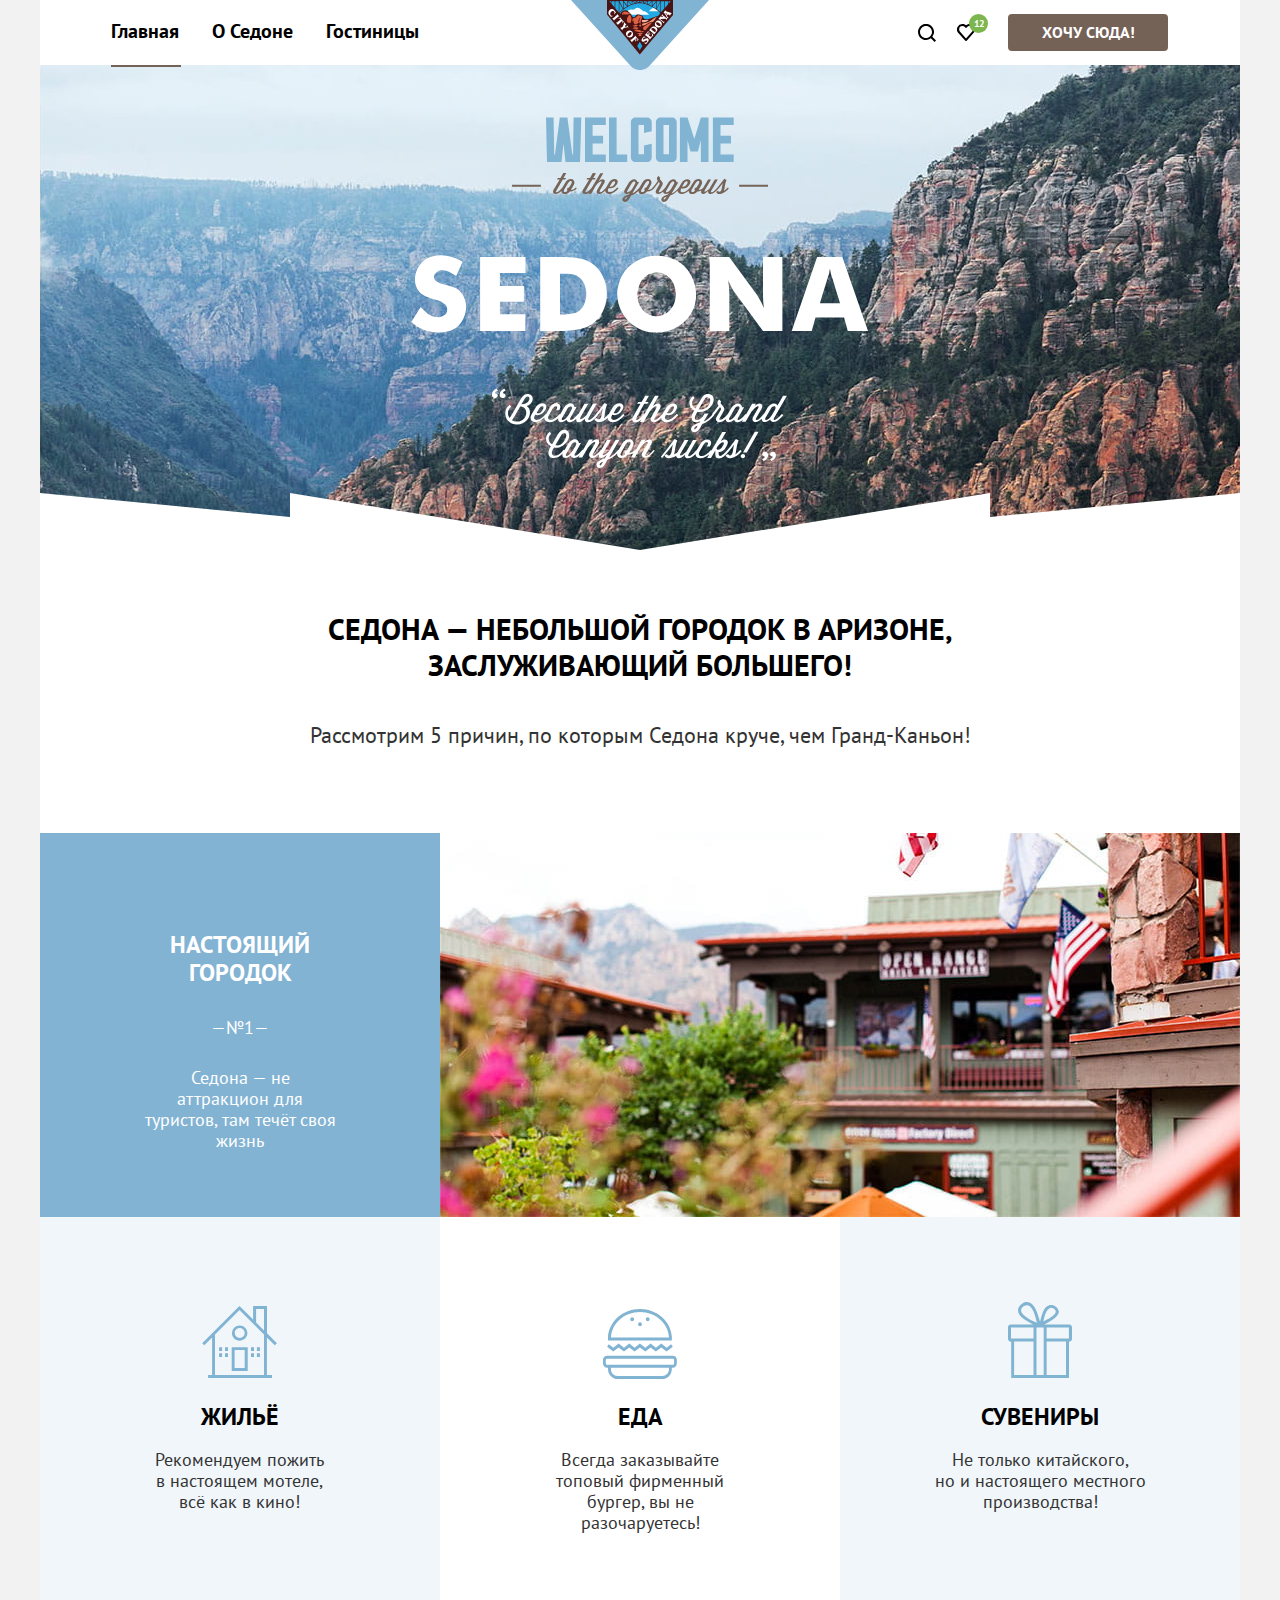
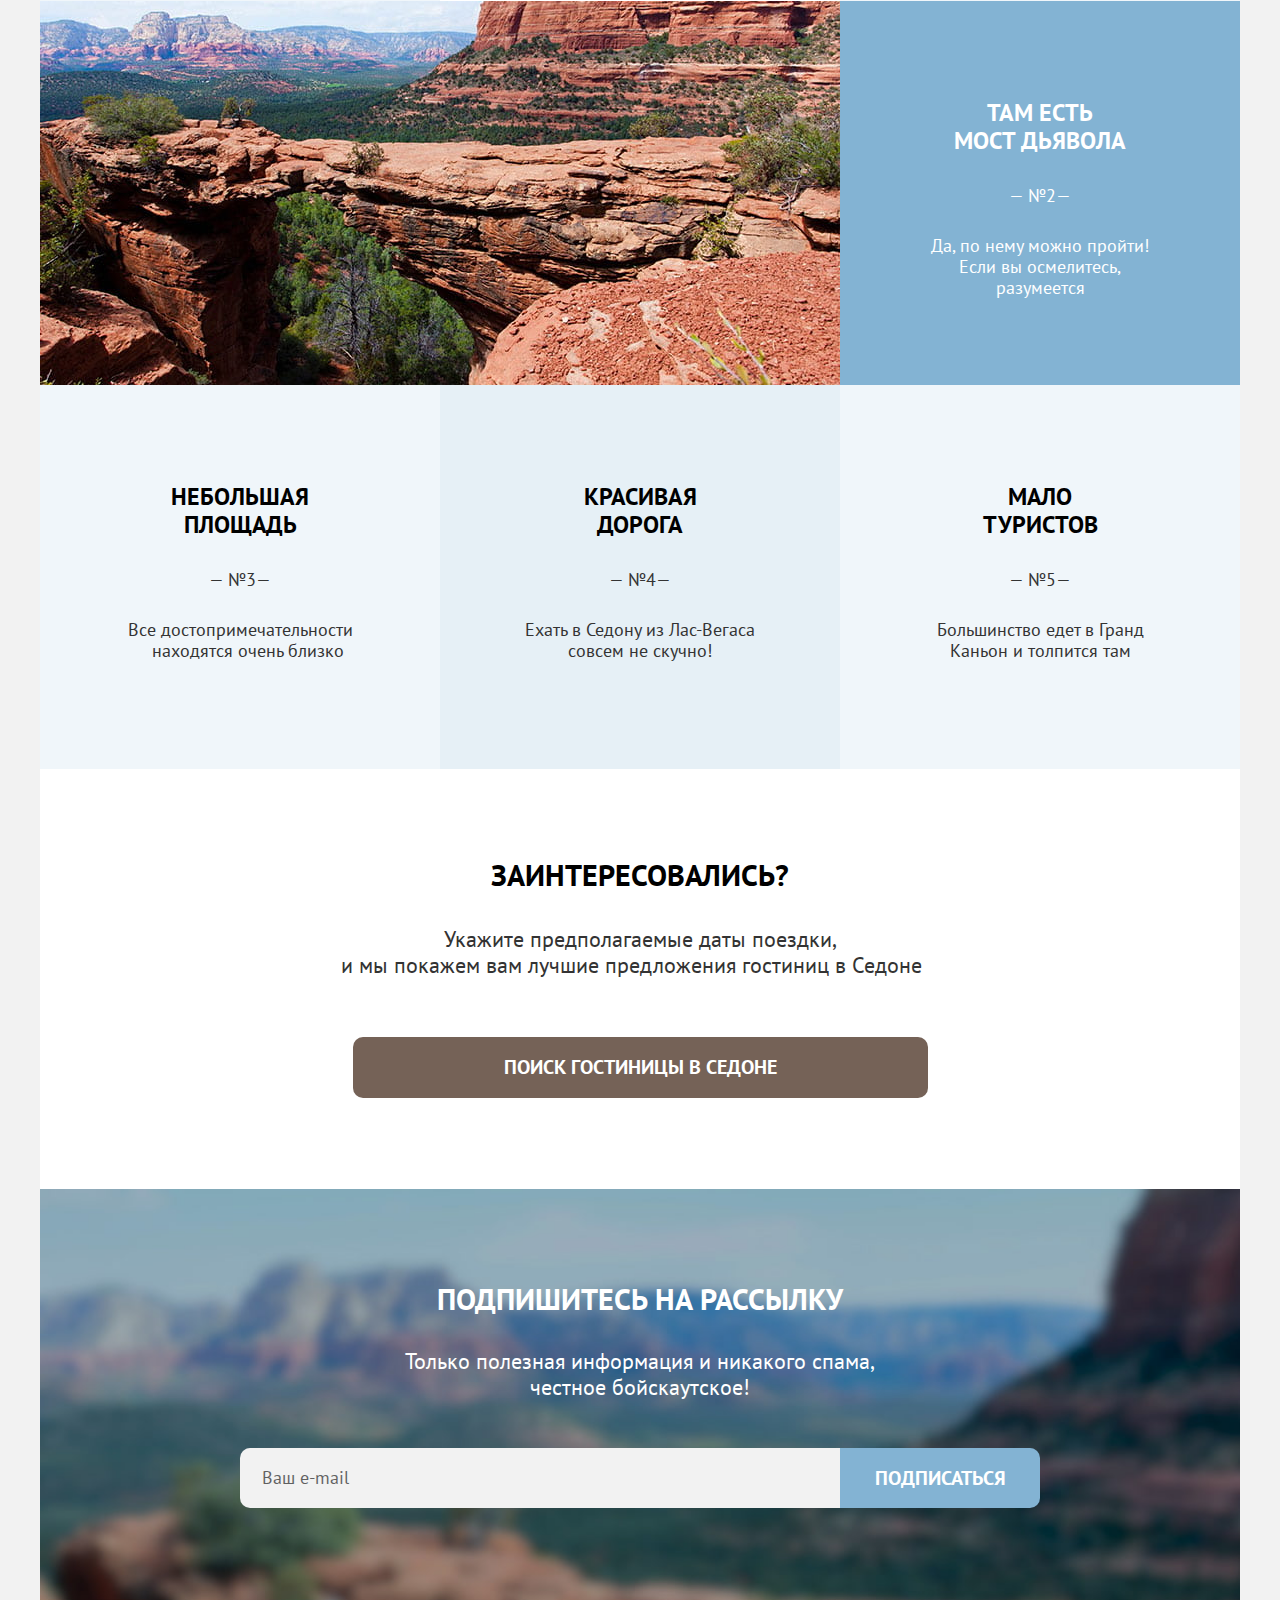
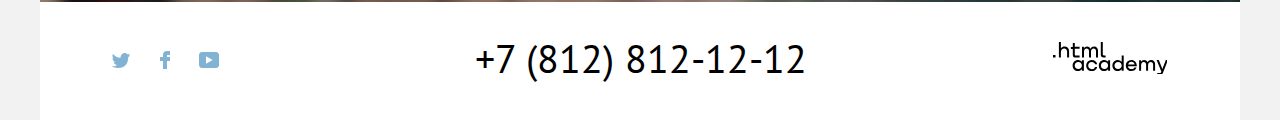
<file: index.html>
<!DOCTYPE html>
<html lang="ru">

<head>
  <meta charset="utf-8">
  <title>HTML Academy: Седона</title>
  <link rel="stylesheet" href="styles/styles.css">
  <link rel="icon" href="favicon.ico">
  <link rel="icon" type="image/png" sizes="32x32" href="img/favicon.png">
</head>

<body class="body-page">
  <div class="container">
    <header class="page-header">
      <nav class="navigation">
        <ul class="navigation-list">
          <li class="navigation-item">
            <a class="navigation-link link navigation-link-current">Главная</a>
          </li>

          <li class="navigation-item">
            <a class="navigation-link link" href="#">О Седоне
              <span class="visually-hidden">Информация о Седоне.</span>
            </a>
          </li>

          <li class="navigation-item">
            <a class="navigation-link link" href="catalog.html">Гостиницы
              <span class="visually-hidden">Каталог гостиниц Седоны.</span>
            </a>
          </li>
        </ul>

        <a class="logo-main">
          <img src="img/logo/sedona.svg" width="138" height="70" alt="Логотип 'Syte of Cedona'.">
        </a>

        <ul class="navigation-list navigation-user">
          <li class="navigation-item">
            <a class="navigation-link link search" href="#">
              <svg class="navigation-icon" aria-hidden="true" focusable="false" width="18px" height="18px"
                xmlns="http://www.w3.org/2000/svg" role="img" aria-label="Поиск.">
                <path fill-rule="evenodd" clip-rule="evenodd"
                  d="m18 16.5-3.7-3.7A8 8 0 0 0 8-.1C3.6-.1 0 3.6 0 8a8 8 0 0 0 12.9 6.3l3.7 3.7 1.4-1.5ZM8 14c-3.3 0-6-2.7-6-6s2.7-6 6-6 6 2.7 6 6-2.7 6-6 6Z" />
              </svg>
              <span class="visually-hidden">Поиск.</span>
            </a>
          </li>

          <li class="navigation-item favorite">
            <a class="navigation-link link" href="#">
              <svg class="navigation-icon" aria-hidden="true" focusable="false" width="18" height="17"
                xmlns="http://www.w3.org/2000/svg" role="img" aria-label="Избранное.">
                <path fill-rule="evenodd" clip-rule="evenodd"
                  d="M8.9 17a.9.9 0 0 1-.8-.4l-7-7.9A5.4 5.4 0 0 1 5.5 0C6.8 0 8 .5 9 1.3a5.5 5.5 0 0 1 9 4.1c0 1.3-.5 2.5-1.3 3.4l-7 7.9c-.2.2-.4.3-.8.3Zm-6-9.5L9 14.4l6.2-7c.5-.5.7-1.2.7-2 0-1.8-1.5-3.3-3.3-3.3-1 0-2 .5-2.7 1.3-.3.3-.6.4-.9.4-.3 0-.6-.2-.8-.4a3.7 3.7 0 0 0-2.7-1.3 3.3 3.3 0 0 0-3.3 3.3c-.1.9.3 1.6.7 2.1-.1 0-.1 0 0 0Z" />
              </svg>
              <span class="visually-hidden">Избранное.</span>
              <span class="favorite-quantity">12</span>
            </a>
            <div class="popover popover-favorite">
              <h2 class="visually-hidden">Корзина.</h2>
              <div class="popover-content">
                <ul class="favorite-items-list">
                  <li class="favorite-item">
                    <a class="favorite-link link" href="#">
                      <img class="favorite-image" src="img/catalog/hotels/hotel-2.jpg" width="48" height="48"
                        alt="Дом на фоне гор в Седоне.">
                      <h3 class="favorite-hotel-title">Desert Quail Inn</h3>
                      <p class="favorite-habitation">Мотель</p>
                    </a>
                    <button class="cart-item-button link" type="button">
                      <svg class="cart-icon" width="16" height="16" xmlns="http://www.w3.org/2000/svg" role="img"
                        aria-label="Удалить из корзины.">
                        <path fill-rule="evenodd" clip-rule="evenodd"
                          d="M15.3 2.3H.6c-.3 0-.6.2-.6.5s.3.6.6.6h1.7v12c0 .3.3.6.6.6h10.2c.3 0 .6-.3.6-.6v-12h1.7c.3 0 .6-.3.6-.6s-.4-.5-.7-.5Zm-2.8 12.5H3.4V3.4h9.1v11.4ZM6.2 1.2h3.4c.3 0 .6-.3.6-.6S10 0 9.7 0H6.2c-.3 0-.5.3-.5.6s.2.6.5.6Z" />
                        <path
                          d="M6.2 12c.3 0 .6-.3.6-.6V5.7c0-.3-.3-.6-.6-.6s-.6.3-.6.6v5.7c.1.3.3.6.6.6ZM9.7 12c.3 0 .6-.3.6-.6V5.7c0-.3-.3-.6-.6-.6s-.6.4-.6.6v5.7c0 .3.2.6.6.6Z" />
                      </svg>
                      <span class="visually-hidden">Удалить из корзины.</span>
                    </button>
                  </li>
                  <li class="favorite-item">
                    <a class="favorite-link" href="#">
                      <img class="favorite-image" src="img/catalog/hotels/hotel-3.jpg" width="48" height="48"
                        alt="Дом на фоне гор в Седоне.">
                      <h3 class="favorite-hotel-title">Villas at Poco Diablo</h3>
                      <p class="favorite-habitation">Апартаменты</p>
                    </a>
                    <button class="cart-item-button link" type="button">
                      <svg class="cart-icon" width="16" height="16" xmlns="http://www.w3.org/2000/svg" role="img"
                        aria-label="Удалить из корзины.">
                        <path fill-rule="evenodd" clip-rule="evenodd"
                          d="M15.3 2.3H.6c-.3 0-.6.2-.6.5s.3.6.6.6h1.7v12c0 .3.3.6.6.6h10.2c.3 0 .6-.3.6-.6v-12h1.7c.3 0 .6-.3.6-.6s-.4-.5-.7-.5Zm-2.8 12.5H3.4V3.4h9.1v11.4ZM6.2 1.2h3.4c.3 0 .6-.3.6-.6S10 0 9.7 0H6.2c-.3 0-.5.3-.5.6s.2.6.5.6Z" />
                        <path
                          d="M6.2 12c.3 0 .6-.3.6-.6V5.7c0-.3-.3-.6-.6-.6s-.6.3-.6.6v5.7c.1.3.3.6.6.6ZM9.7 12c.3 0 .6-.3.6-.6V5.7c0-.3-.3-.6-.6-.6s-.6.4-.6.6v5.7c0 .3.2.6.6.6Z" />
                      </svg>
                      <span class="visually-hidden">Удалить из корзины.</span>
                    </button>
                  </li>
                </ul>
              </div>
              <a class="popover-link button button-brown link" href="#">Все избранные
                <span class="visually-hidden">Показать все избранные гостиницы Седоны</span>
              </a>
            </div>
          </li>

          <li class="navigation-item">
            <a class="link button button-brown button-description" href="#">хочу сюда&excl;
              <span class="visually-hidden">Поиск гостиниц в Седоне</span>
            </a>
          </li>
        </ul>
      </nav>
    </header>


    <main class="main-index main-container">
      <section class="advantages">
        <h1 class="main-title">Седона — небольшой городок в Аризоне, заслуживающий большего&excl;</h1>

        <div class="presentation">
          <img class="welcome-sedona" src="img/welcome-describe.svg" width="458" height="352"
            alt="Надпись 'welcome to the gorgeous SEDONA because the Grand Canyon sucks!' на фоне гор.">
        </div>

        <h2 class="visually-hidden">Преимущества.</h2>

        <p class="reasons">Рассмотрим 5 причин, по которым Седона круче, чем Гранд-Каньон&excl;</p>

        <ul class="advantage-list">
          <li class="advantage-first">
            <div class="advantage-blue">
              <div class="advantage-item font-white">
                <h3 class="advantage-title font-white">Настоящий городок</h3>
                <p class="number-advantage">&#8212;&numero;1&#8212;</p>
                <p class="advantage-description">Седона — не аттракцион для туристов, там течёт своя жизнь</p>
              </div>
              <img class="picture-sedona" src="img/street-sedona.jpg" width="800" height="384" alt="улица Седоны.">
            </div>
            <ul class="recommendations-list">
              <li class="advantage-item advantage-gray">
                <h3 class="advantage-title recommendation-title advantage-house">Жильё</h3>
                <p class="advantage-description recommendation-description">Рекомендуем пожить в настоящем мотеле, всё
                  как в кино!</p>
              </li>

              <li class="advantage-item">
                <h3 class="advantage-title recommendation-title advantage-burger">Еда</h3>
                <p class="advantage-description recommendation-description">Всегда заказывайте<br> топовый фирменный
                  бургер, вы не разочаруетесь!</p>
              </li>

              <li class="advantage-item advantage-gray">
                <h3 class="advantage-title recommendation-title advantage-present">Сувениры</h3>
                <p class="advantage-description recommendation-description">Не только китайского,<br> но и настоящего
                  местного производства!</p>
              </li>
            </ul>
          </li>


          <li class="advantage-blue">
            <img class="picture-sedona" src="img/devil's-bridge.jpg" width="800" height="384"
              alt="Мост Дьявола в Седоне.">

            <div class="advantage-item font-white">
              <h3 class="advantage-title font-white">Там есть<br> мост дьявола</h3>
              <p class="number-advantage">&#8212; &numero;2&#8212;</p>
              <p class="advantage-description">Да, по нему можно пройти! Если вы осмелитесь, разумеется</p>
            </div>
          </li>

          <li class="advantage-item advantage-gray">
            <h3 class="advantage-title">Небольшая<br>площадь</h3>
            <p class="number-advantage">&#8212; &numero;3&#8212;</p>
            <p class="advantage-description">Все достопримечательности &#160;&#160;&#160;находятся очень близко</p>
          </li>

          <li class="advantage-item advantage-darkgray">
            <h3 class="advantage-title">Красивая<br>дорога</h3>
            <p class="number-advantage">&#8212; &numero;4&#8212;</p>
            <p class="advantage-description">Ехать в Седону из Лас-Вегаса совсем не скучно!</p>
          </li>

          <li class="advantage-item advantage-gray">
            <h3 class="advantage-title">Мало<br>туристов</h3>
            <p class="number-advantage">&#8212; &numero;5&#8212;</p>
            <p class="advantage-description">Большинство едет в Гранд Каньон и толпится там</p>
          </li>
        </ul>
      </section>


      <section class="search-hotel">
        <h2 class="visually-hidden">Вызов поиска отелей.</h2>
        <p class="title-search-hotel">Заинтересовались&quest;</p>
        <p>Укажите предполагаемые даты поездки,<br> и мы покажем вам лучшие предложения гостиниц в
          Седоне&#160;&#160;&#160;</p>
        <a href="#" class="link button button-brown">Поиск гостиницы в седоне</a>
      </section>


      <section class="section-newsletter newsletter-image">
        <h2 class="sing-up">Подпишитесь на рассылку</h2>

        <p class="sing-up-description">Только полезная информация и никакого спама, честное бойскаутское&excl;</p>

        <form class="newsletter-form" action="https://echo.htmlacademy.ru/" method="post">
          <label class="visually-hidden" for="newsletter-email">Email.</label>
          <input class="field field-email" placeholder="Ваш e-mail" type="email" name="newsletter-email"
            id="newsletter-email" pattern="[a-z0-9._%+-]+@[a-z0-9.-]+\.[a-z]{2,4}$" required>
          <button class="link button newsletter-button" type="submit">Подписаться</button>
        </form>
      </section>
    </main>


    <footer class="page-footer">
      <div class="footer-container">
        <section class="footer-social">
          <h2 class="visually-hidden">ссылки на соцсети.</h2>

          <ul class="footer-social-list">
            <li class="footer-social-item">
              <a class="link social-link" href="https://www.twitter.com/htmlacademy/">
                <svg class="social-icon" aria-hidden="true" focusable="false" width="18" height="15"
                  xmlns="http://www.w3.org/2000/svg" role="img" aria-label="Твиттер.">
                  <path fill-rule="evenodd" clip-rule="evenodd"
                    d="M11.6.2c1.8-.5 3.2.3 3.8 1.2l2.1-.7c0 .9-.6 1.5-.9 1.8.7.1 1.4-.6 1.4-.6a3 3 0 0 1-1.7 2C16.1 10.7 13 15.1 5.7 15h-.5c-.4 0-4.4-.5-5.2-1.9 2.4.2 4.1-.4 5-1.2-1-.3-2.9-.4-3.2-2.9.4.1.6.2 1.3.1C1.8 8.3.4 7.5.5 5.3c.3.3 1.1.5 1.4.5C1.1 5.6-.2 2.5.9.9a11 11 0 0 0 7.6 3.8C8.7 2.3 9.7.8 11.6.2Z" />
                </svg>
                <span class="visually-hidden">Твиттер.</span>
              </a>
            </li>

            <li class="footer-social-item facebook-item">
              <a class="link social-link" href="https://www.facebook.com/htmlacademy">
                <svg class="social-icon" aria-hidden="true" focusable="false" width="10" height="18"
                  xmlns="http://www.w3.org/2000/svg" role="img" aria-label="Фэйсбук.">
                  <path fill-rule="evenodd" clip-rule="evenodd" d="M7 0a4 4 0 0 0-4 4v2H0v4h3v8h4v-8h3V6H7V4h3V0H7Z" />
                </svg>
                <span class="visually-hidden">Фэйсбук.</span>
              </a>
            </li>

            <li class="footer-social-item">
              <a class="link social-link" href="https://www.youtube.com/c/HTMLAcademyRUS">
                <svg class="social-icon" aria-hidden="true" focusable="false" width="20" height="16"
                  xmlns="http://www.w3.org/2000/svg" role="img" aria-label="Ютуб.">
                  <path fill-rule="evenodd" clip-rule="evenodd"
                    d="M17 0H2.9C1.2 0 0 1.5 0 3.2v9.5C0 14.5 1.2 16 2.9 16h14.3c1.5 0 2.9-1.5 2.9-3.2V3.2C19.9 1.5 18.7 0 17 0ZM7 11.8V4.2L13.7 8 7 11.8Z" />
                </svg>
                <span class="visually-hidden">Ютуб.</span>
              </a>
            </li>
          </ul>
        </section>

        <section class="footer-contacts">
          <h2 class="visually-hidden">Контакты.</h2>

          <address class="footer-contacts-address">
            <a class="link footer-link footer-contacts-address-phone"
              href="tel:+78128121212">&#43;7 &lpar;812&rpar;&nbsp;812-12-12</a>
            <span class="visually-hidden">Телефон.</span>
          </address>
        </section>

        <section class="htmlacademy">
          <h2 class="visually-hidden">Сведения о правообладателе.</h2>
          <a class="link htmlacademy-link footer-link" href="https://htmlacademy.ru/">
            <svg class="htmlacademy-icon" aria-hidden="true" focusable="false" width="114" height="32"
              xmlns="http://www.w3.org/2000/svg" role="img" aria-label="HTMLAcademy.">
              <path fill-rule="evenodd" clip-rule="evenodd"
                d="M0 12.9v2.6h2.5v-2.6H0Zm11.6-8.4c-1.6 0-2.8.7-3.6 1.7h-.1V0h-2v15.5h2v-5.3c0-2.1 1.3-3.6 3.3-3.6 1.8 0 2.9 1.4 2.9 3.2v5.7h2V9.4c.1-3-1.8-4.9-4.5-4.9Zm15 .3h-4.8V1.1h-2v3.8h-1.9v2h1.9v6c0 1.7 1 2.7 2.7 2.7h4.1v-2h-3.7c-.7 0-1.1-.4-1.1-1.1V6.8h4.8v-2Zm14.5-.2c-1.6 0-2.9.8-3.5 2.1h-.1a3.7 3.7 0 0 0-3.4-2.1c-1.4 0-2.5.8-3.1 1.8h-.1V4.8H29v10.6h2V10c0-2 1-3.5 2.6-3.5 1.5 0 2.4 1 2.4 2.6v6.3h2V9.8c0-2.4 1.4-3.3 2.6-3.3 1.5 0 2.4 1 2.4 2.6v6.3h2V8.9c.1-2.5-1.4-4.3-3.9-4.3Zm6.7 8.1c0 1.7 1 2.7 2.8 2.7h2v-2h-1.7c-.7 0-1.1-.4-1.1-1.1V0h-2v12.7Zm-18.9 7a4.9 4.9 0 0 0-3.9-1.8c-3.1 0-5.4 2.3-5.4 5.6s2.3 5.6 5.4 5.6c1.8 0 3-.8 3.8-1.9h.1v1.6h2V18.2h-2v1.5Zm-3.6 7.4c-2.2 0-3.6-1.6-3.6-3.6s1.4-3.6 3.6-3.6 3.6 1.6 3.6 3.6c0 1.9-1.4 3.6-3.6 3.6ZM44.2 22c-.5-2.4-2.6-4.1-5.4-4.1a5.4 5.4 0 0 0-5.6 5.6c0 3.1 2.2 5.6 5.6 5.6 2.8 0 4.9-1.8 5.4-4.2h-2.1a3.4 3.4 0 0 1-3.3 2.3c-2.2 0-3.6-1.6-3.6-3.6s1.4-3.6 3.6-3.6c1.6 0 2.8 1 3.3 2.2h2.1V22Zm10.9-2.3a4.9 4.9 0 0 0-3.9-1.8c-3.1 0-5.4 2.3-5.4 5.6s2.3 5.6 5.4 5.6c1.8 0 3-.8 3.8-1.9h.1v1.6h2V18.2h-2v1.5Zm-3.6 7.4c-2.2 0-3.6-1.6-3.6-3.6s1.4-3.6 3.6-3.6 3.6 1.6 3.6 3.6c0 1.9-1.5 3.6-3.6 3.6Zm17.2-7.3a5 5 0 0 0-3.9-1.9c-3.1 0-5.4 2.3-5.4 5.6s2.2 5.6 5.4 5.6c1.7 0 3-.8 3.8-1.8h.1v1.5h2V13.4h-2v6.4Zm-3.6 7.3c-2.2 0-3.6-1.6-3.6-3.6s1.4-3.6 3.6-3.6 3.6 1.6 3.6 3.6c-.1 2-1.5 3.6-3.6 3.6Zm13.2-9.2a5.4 5.4 0 0 0-5.5 5.6c0 3 2.1 5.6 5.5 5.6 2.5 0 4.5-1.3 5.2-3.6h-2.1c-.5 1-1.6 1.6-3 1.6-1.9 0-3.3-1.3-3.4-2.9h8.8c.2-3.6-2-6.3-5.5-6.3Zm0 1.9c1.7 0 3 1 3.3 2.6h-6.5a3.2 3.2 0 0 1 3.2-2.6Zm19.9-1.9a4 4 0 0 0-3.6 2h-.1c-.6-1.2-1.8-2-3.4-2-1.4 0-2.5.7-3.1 1.8v-1.5h-1.9v10.6h2v-5.4c0-2 1-3.4 2.6-3.5 1.5 0 2.4 1 2.4 2.6v6.3h2v-5.6c0-2.4 1.4-3.3 2.6-3.3 1.5 0 2.4 1 2.4 2.6v6.3h2v-6.5c.1-2.6-1.4-4.4-3.9-4.4Zm11.2 9.1-3.6-8.9h-2.2l4.8 11.6c-.3.9-.7 1.2-1.7 1.2h-2.5v2h2.5c1.8 0 2.8-.8 3.5-2.6l4.7-12.2h-2.1l-3.4 8.9Z" />
            </svg>
            <span class="visually-hidden">HTMLAcademy.</span></a>
        </section>
      </div>
    </footer>

    <div class="modal-container modal-container-close">
      <div class="modal modal-search">
        <button class="modal-close-button link" type="submit">
          <span class="visually-hidden">Закрыть модальное окно.</span>
          <svg class="close-modal" aria-hidden="true" focusable="false" width="18" height="18"
            xmlns="http://www.w3.org/2000/svg" role="img" aria-label="Закрыть модальное окно.">
            <path fill-rule="evenodd" clip-rule="evenodd"
              d="M13 1.2 11.8 0 6.5 5.3 1.2 0 0 1.2l5.3 5.3L0 11.8 1.2 13l5.3-5.3 5.3 5.3 1.2-1.2-5.3-5.3L13 1.2Z" />
          </svg>
        </button>
        <section class="modal-content">
          <h2 class="modal-title">Поиск гостиницы в Седоне</h2>
          <form class="search-form" action="https://echo.htmlacademy.ru/" method="post">
            <div class="field-group">
              <label class="modal-filter-label" for="arrival-date">Дата заезда:</label>
              <input class="field" type="text" id="arrival-date" placeholder="27 апреля 2020">
              <p class="truth tip tip-close">На эти даты есть свободные номера. Пока есть.</p>
              <p class="false tip">Мы не можем отправить вас в прошлое.</p>
              <button class="calendar" type="submit">
                <span class="visually-hidden">Календарь.</span>
              </button>
            </div>
            <div class="field-group">
              <label class="modal-filter-label" for="departure-date">Дата выезда:</label>
              <input class="field" type="text" id="departure-date" placeholder="1 сентября 2021">
              <p class="truth tip">На эти даты есть свободные номера. Пока есть.</p>
              <p class="false tip tip-close">Мы не можем отправить вас в прошлое.</p>
              <button class="calendar" type="submit">
                <span class="visually-hidden">Календарь.</span>
              </button>
            </div>
            <div class="form-quantity-visiter">
              <label class="modal-filter-label" for="adult">Взрослые:</label>
              <div class="number">
                <button class="number-minus link" type="submit">
                  <span class="visually-hidden">Уменьшить количество взрослых посетителей.</span>
                  <svg class="number-icon" aria-hidden="true" focusable="false" width="13" height="1"
                    xmlns="http://www.w3.org/2000/svg" role="img"
                    aria-label="Уменьшить количество взрослых посетителей.">
                    <path fill-rule="evenodd" clip-rule="evenodd" d="M0 0v1h13V0H0Z" />
                  </svg>
                </button>
                <input class="quantity-visiter-field field" type="number" id="adult" min="1" max="100" step="1"
                  value="2">
                <button class="number-plus link" type="submit">
                  <span class="visually-hidden">Добавить количество взрослых посетителей.</span>
                  <svg class="number-icon" aria-hidden="true" focusable="false" width="13" height="13"
                    xmlns="http://www.w3.org/2000/svg" role="img"
                    aria-label="Добавить количество взрослых посетителей.">
                    <path fill-rule="evenodd" clip-rule="evenodd" d="M13 6H7V0H6v6H0v1h6v6h1V7h6V6Z" />
                  </svg>
                </button>
              </div>
              <label class="modal-filter-label" for="child">Дети:</label>
              <button class="information link" type="submit">
                <span>i</span>
                <span class="information-content">
                  Укажите количество детей, которые будут с вами, возраст которых от 6 до 18 лет. Дети до 6 лет
                  размещаются бесплатно.
                </span>
              </button>
              <div class="number">
                <button class="number-minus link" type="submit">
                  <span class="visually-hidden">Уменьшить количество посетителей-детей.</span>
                  <svg class="number-icon" aria-hidden="true" focusable="false" width="13" height="1"
                    xmlns="http://www.w3.org/2000/svg" role="img" aria-label="Уменьшить количество посетителей-детей.">
                    <path fill-rule="evenodd" clip-rule="evenodd" d="M0 0v1h13V0H0Z" />
                  </svg>
                </button>
                <input class="quantity-visiter-field field" type="number" id="child" min="1" max="100" step="1"
                  value="1">
                <button class="number-plus link" type="submit">
                  <span class="visually-hidden">Добавить количество посетителей-детей.</span>
                  <svg class="number-icon" aria-hidden="true" focusable="false" width="13" height="13"
                    xmlns="http://www.w3.org/2000/svg" role="img" aria-label="Добавить количество посетителей-детей.">
                    <path fill-rule="evenodd" clip-rule="evenodd" d="M13 6H7V0H6v6H0v1h6v6h1V7h6V6Z" />
                  </svg>
                </button>
              </div>
            </div>
            <a class="button link" href="#">Найти</a>
          </form>
        </section>
      </div>
    </div>
  </div>
</body>

</html>
</file>
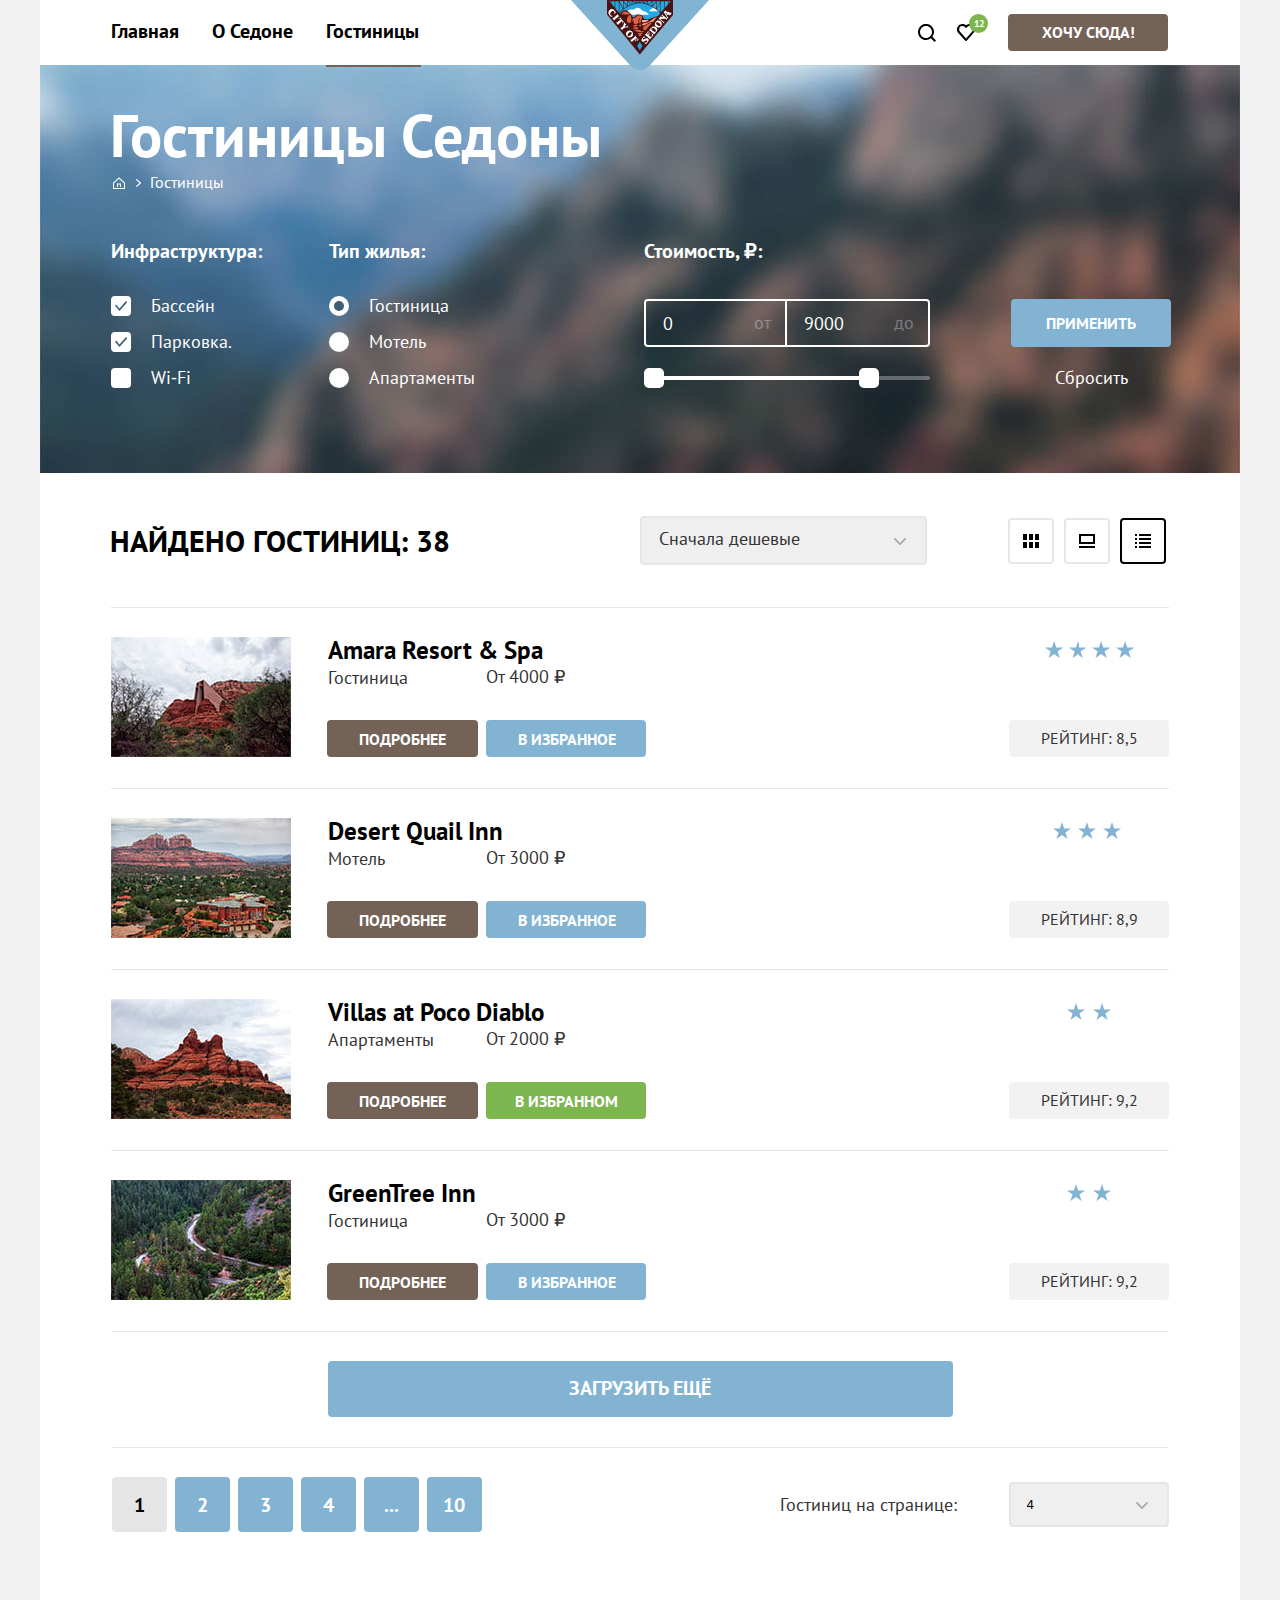
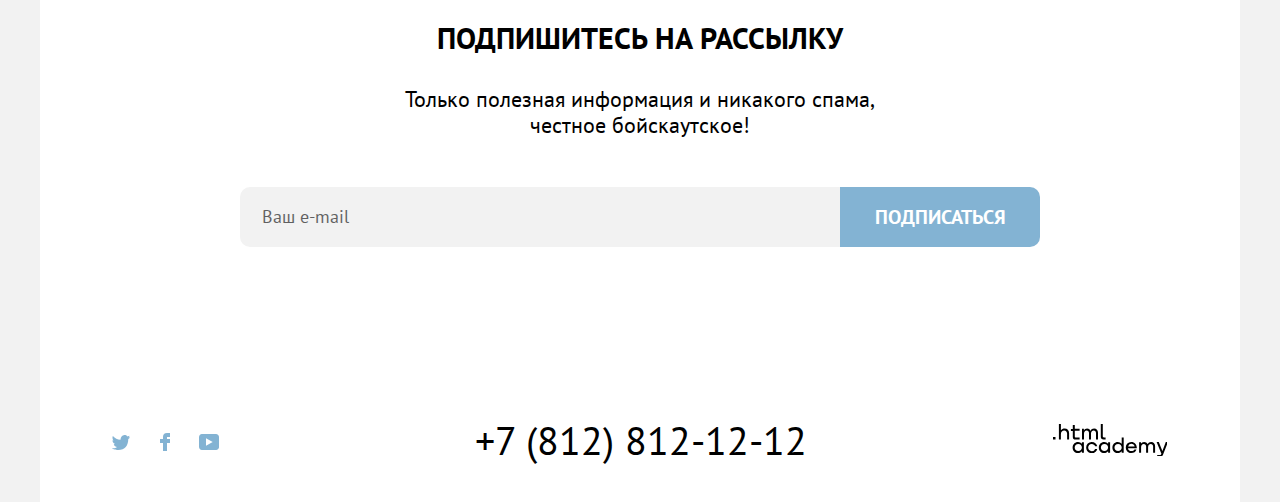
<file: catalog.html>
<!DOCTYPE html>
<html lang="ru">

<head>
  <meta charset="utf-8">
  <title>Каталог</title>
  <link rel="stylesheet" href="styles/styles.css">
  <link rel="icon" href="favicon.ico">
  <link rel="icon" type="image/png" sizes="32x32" href="img/favicon.png">
</head>


<body class="body-page">
  <div class="container">
    <header class="page-header">
      <nav class="navigation">
        <ul class="navigation-list">
          <li class="navigation-item">
            <a class="navigation-link link" href="index.html">Главная
              <span class="visually-hidden">Главная страница.</span>
            </a>
          </li>

          <li class="navigation-item">
            <a class="navigation-link link" href="#">О Седоне
              <span class="visually-hidden">Информация о Седоне.</span>
            </a>
          </li>

          <li class="navigation-item">
            <a class="navigation-link link navigation-link-current">Гостиницы</a>
          </li>
        </ul>

        <a class="logo-main" href="index.html">
          <img src="img/logo/sedona.svg" width="138" height="70" alt="Логотип 'Syte of Cedona'.">
        </a>

        <ul class="navigation-list navigation-user">
          <li class="navigation-item">
            <a class="navigation-link link search" href="#">
              <svg class="navigation-icon" aria-hidden="true" focusable="false" width="18" height="18"
                xmlns="http://www.w3.org/2000/svg" role="img" aria-label="Поиск.">
                <path fill-rule="evenodd" clip-rule="evenodd"
                  d="m18 16.5-3.7-3.7A8 8 0 0 0 8-.1C3.6-.1 0 3.6 0 8a8 8 0 0 0 12.9 6.3l3.7 3.7 1.4-1.5ZM8 14c-3.3 0-6-2.7-6-6s2.7-6 6-6 6 2.7 6 6-2.7 6-6 6Z" />
              </svg>
              <span class="visually-hidden">Поиск.</span>
            </a>
          </li>

          <li class="navigation-item favorite">
            <a class="navigation-link link" href="#">
              <svg class="navigation-icon" aria-hidden="true" focusable="false" width="18" height="17"
                xmlns="http://www.w3.org/2000/svg" role="img" aria-label="Избранное.">
                <path fill-rule="evenodd" clip-rule="evenodd"
                  d="M8.9 17a.9.9 0 0 1-.8-.4l-7-7.9A5.4 5.4 0 0 1 5.5 0C6.8 0 8 .5 9 1.3a5.5 5.5 0 0 1 9 4.1c0 1.3-.5 2.5-1.3 3.4l-7 7.9c-.2.2-.4.3-.8.3Zm-6-9.5L9 14.4l6.2-7c.5-.5.7-1.2.7-2 0-1.8-1.5-3.3-3.3-3.3-1 0-2 .5-2.7 1.3-.3.3-.6.4-.9.4-.3 0-.6-.2-.8-.4a3.7 3.7 0 0 0-2.7-1.3 3.3 3.3 0 0 0-3.3 3.3c-.1.9.3 1.6.7 2.1-.1 0-.1 0 0 0Z" />
              </svg>
              <span class="visually-hidden">Избранное.</span>
              <span class="favorite-quantity">12</span>
            </a>

            <div class="popover popover-favorite">
              <h2 class="visually-hidden">Корзина.</h2>
              <div class="popover-content">
                <ul class="favorite-items-list">
                  <li class="favorite-item">
                    <a class="favorite-link link" href="#">
                      <img class="favorite-image" src="img/catalog/hotels/hotel-2.jpg" width="48" height="48"
                        alt="Дом на фоне гор в Седоне.">
                      <h3 class="favorite-hotel-title">Desert Quail Inn</h3>
                      <p class="favorite-habitation">Мотель</p>
                      <span class="visually-hidden">Мотель Desert Quail Inn.</span>
                    </a>
                    <button class="cart-item-button link" type="button">
                      <svg class="cart-icon" width="16px" height="16px" xmlns="http://www.w3.org/2000/svg" role="img"
                        aria-label="Удалить из корзины.">
                        <path fill-rule="evenodd" clip-rule="evenodd"
                          d="M15.3 2.3H.6c-.3 0-.6.2-.6.5s.3.6.6.6h1.7v12c0 .3.3.6.6.6h10.2c.3 0 .6-.3.6-.6v-12h1.7c.3 0 .6-.3.6-.6s-.4-.5-.7-.5Zm-2.8 12.5H3.4V3.4h9.1v11.4ZM6.2 1.2h3.4c.3 0 .6-.3.6-.6S10 0 9.7 0H6.2c-.3 0-.5.3-.5.6s.2.6.5.6Z" />
                        <path
                          d="M6.2 12c.3 0 .6-.3.6-.6V5.7c0-.3-.3-.6-.6-.6s-.6.3-.6.6v5.7c.1.3.3.6.6.6ZM9.7 12c.3 0 .6-.3.6-.6V5.7c0-.3-.3-.6-.6-.6s-.6.4-.6.6v5.7c0 .3.2.6.6.6Z" />
                      </svg>
                      <span class="visually-hidden">Удалить из корзины.</span>
                    </button>
                  </li>
                  <li class="favorite-item">
                    <a class="favorite-link" href="#">
                      <img class="favorite-image" src="img/catalog/hotels/hotel-3.jpg" width="48" height="48"
                        alt="Дом на фоне гор в Седоне.">
                      <h3 class="favorite-hotel-title">Villas at Poco Diablo</h3>
                      <p class="favorite-habitation">Апартаменты</p>
                      <span class="visually-hidden">Апартаменты Villas at Poco Diablo.</span>
                    </a>
                    <button class="cart-item-button link" type="button">
                      <svg class="cart-icon" width="16px" height="16px" xmlns="http://www.w3.org/2000/svg" role="img"
                        aria-label="Удалить из корзины.">
                        <path fill-rule="evenodd" clip-rule="evenodd"
                          d="M15.3 2.3H.6c-.3 0-.6.2-.6.5s.3.6.6.6h1.7v12c0 .3.3.6.6.6h10.2c.3 0 .6-.3.6-.6v-12h1.7c.3 0 .6-.3.6-.6s-.4-.5-.7-.5Zm-2.8 12.5H3.4V3.4h9.1v11.4ZM6.2 1.2h3.4c.3 0 .6-.3.6-.6S10 0 9.7 0H6.2c-.3 0-.5.3-.5.6s.2.6.5.6Z" />
                        <path
                          d="M6.2 12c.3 0 .6-.3.6-.6V5.7c0-.3-.3-.6-.6-.6s-.6.3-.6.6v5.7c.1.3.3.6.6.6ZM9.7 12c.3 0 .6-.3.6-.6V5.7c0-.3-.3-.6-.6-.6s-.6.4-.6.6v5.7c0 .3.2.6.6.6Z" />
                      </svg>
                      <span class="visually-hidden">Удалить из корзины.</span>
                    </button>
                  </li>
                </ul>
              </div>
              <a class="popover-link button button-brown link" href="#">Все избранные</a>
            </div>
          </li>

          <li class="navigation-item">
            <a class="link button button-brown button-description" href="#">
              хочу сюда&excl;
            </a>
          </li>
        </ul>
      </nav>
    </header>

    <main class="main-catalog main-container">
      <h1 class="visually-hidden">Каталог гостиниц.</h1>
      <section class="choice-hotels">
        <h2 class="inner-header-title">Гостиницы Седоны</h2>
        <ul class="breadcrumbs">
          <li class="breadcrumbs-item">
            <a class="breadcrumbs-link home" href="index.html">
              <svg class="breadcrunbs-icon" aria-hidden="true" focusable="false" width="12" height="12"
                xmlns="http://www.w3.org/2000/svg" role="img" aria-label="Логотип главной страницы.">
                <path fill-rule="evenodd" clip-rule="evenodd"
                  d="M6 .3 0 5.8V12h12V5.8L6 .3ZM11 11H1V6.2l5-4.5 5 4.5V11Z" />
                <path fill-rule="evenodd" clip-rule="evenodd" d="M4 10h1V7.5h2V10h1V6.5H4V10Z" />
              </svg>
              <span class="visually-hidden">Логотип главной страницы.</span>
            </a>
          </li>

          <li class="breadcrumbs-item">
            <a class="breadcrumbs-link">Гостиницы</a>
          </li>
        </ul>

        <h3 class="visually-hidden">Список гостиниц с фильтрами.</h3>

        <form class="catalog-filter" action="https://echo.htmlacademy.ru/" method="get"
          oninput="hoteloutput.value=submit-apply.value+reset-apply.value">
          <fieldset class="catalog-filter-group ">
            <legend class="catalog-filter-title">Инфраструктура&colon;</legend>

            <ul class="catalog-filter-list">
              <li class="catalog-filter-item">
                <input class="visually-hidden control-input" type="checkbox" name="pool" checked id="pool">
                <label class="control" for="pool">Бассейн</label>
              </li>

              <li class="catalog-filter-item">
                <input class="visually-hidden control-input" type="checkbox" name="parking" checked id="control">
                <label class="control" for="control">Парковка.</label>
              </li>

              <li class="catalog-filter-item">
                <input class="visually-hidden control-input" type="checkbox" name="wi-fi" id="wi-fi">
                <label class="control" for="wi-fi">Wi&hyphen;Fi</label>
              </li>
            </ul>
          </fieldset>

          <fieldset class="catalog-filter-group">
            <legend class="catalog-filter-title">Тип жилья&colon;</legend>

            <ul class="catalog-filter-list">
              <li class="catalog-filter-item">
                <input class="visually-hidden control-input" type="radio" name="hotel-group" value="hotel" checked
                  id="hotel">
                <label class="control" for="hotel">Гостиница</label>
              </li>

              <li class="catalog-filter-item">
                <input class="visually-hidden control-input" type="radio" name="hotel-group" value="motel" id="motel">
                <label class="control" for="motel">Мотель</label>
              </li>

              <li class="catalog-filter-item">
                <input class="visually-hidden control-input" type="radio" name="hotel-group" value="apartmens"
                  id="apartmens">
                <label class="control" for="apartmens">Апартаменты</label>
              </li>
            </ul>
          </fieldset>

          <fieldset class="catalog-filter-group">
            <legend class="catalog-filter-title price-title">Стоимость,&#32;&#8381;&colon;</legend>

            <div class="range">
              <div class="range-scale">
                <div class="range-bar">
                  <button class="link range-toggle toggle-min" type="submit">
                    <span class="visually-hidden">Изменить минимальную цену.</span>
                  </button>

                  <button class="link range-toggle toggle-max" type="submit">
                    <span class="visually-hidden">Изменить максимальную цену.</span>
                  </button>
                </div>
              </div>

              <div class="range-wrapper-inputs">
                <label class="catalog-filter-label">
                  <input class="range-input input-from" type="number" name="min-price" value="0" min="0" step="100">
                  <span class="value">от</span>
                </label>
                <label class="catalog-filter-label">
                  <input class="range-input input-to" type="number" name="max-price" value="9000" step="100" min="2000">
                  <span class="value">до</span>
                </label>
              </div>
            </div>
          </fieldset>

          <div class="catalog-filter-group">
            <button class="link button submit-apply" type="submit">Применить</button>
            <button class="link reset-apply" type="reset">Сбросить</button>
          </div>
        </form>
      </section>

      <div class="search-results">
        <div class="output-area">
          <p class="output-field">
            Найдено гостиниц:
            <output name="hoteloutput">38</output>
          </p>
        </div>


        <form class="sorting-type" action="https://echo.htmlacademy.ru/">
          <label class="visually-hidden" for="sorting">Сортировка.</label>

          <select class="select-control select" id="sorting" name="sorting">
            <option value="cheap">Сначала дешевые</option>

            <option value="expensive">Сначала дорогие</option>

            <option value="popular">Сначала популярные</option>
          </select>

          <button class="sort link" type="submit">
            <span class="visually-hidden">Отсортировать гостиницы.</span>
            <svg class="sort-icon" aria-hidden="true" focusable="false" width="12" height="7"
              xmlns="http://www.w3.org/2000/svg" role="img" aria-label="Отсортировать гостиницы.">
              <path fill-rule="evenodd" clip-rule="evenodd"
                d="m6.6 6.7 5.1-5.3a1 1 0 0 0 0-1.2 1 1 0 0 0-1.2 0L6 4.9 1.5.2A1 1 0 0 0 .3.2C.1.3 0 .6 0 .8l.3.6 5.1 5.3c.3.4.9.4 1.2 0Z" />
            </svg>
          </button>
        </form>

        <div class="visually-card-hotel">
          <a class="link button-gray title" href="#">
            <span class="visually-hidden">Показать карточки.</span>
          </a>

          <a class="link button-gray item" href="#">
            <span class="visually-hidden">Показать крупные карточки.</span>
          </a>

          <a class="link button-gray list card-current" href="#">
            <span class="visually-hidden">Показать список.</span>
          </a>
        </div>
      </div>


      <section class="hotel-cards">
        <h2 class="visually-hidden">Карточки гостиниц.</h2>

        <ul class="hotel-list">
          <li class="hotel-card">
            <a class="image-link" href="#"><img class="hotel-card-image" width="180" height="120"
                src="img/catalog//hotels/hotel-1.jpg" alt="Часовня Святого Креста."></a>

            <a class="hotel-card-link" href="#">
              <h3 class="product-card-title">Amara Resort & Spa</h3>
            </a>

            <p class="habitation">Гостиница</p>

            <p class="start-price">От 4000 &#8381;</p>

            <a class="button link button-brown" href="#">Подробнее</a>

            <button class="button link" type="submit">В избранное</button>

            <div class="rating rating-four"><span class="visually-hidden">Четыре звезды.</span></div>

            <span class="rating-description">
              Рейтинг: 8,5
            </span>
          </li>

          <li class="hotel-card">
            <a class="image-link link" href="#"><img class="hotel-card-image" src="img/catalog/hotels/hotel-2.jpg"
                width="180" height="120" alt="Дом на фоне гор в Седоне."></a>

            <a class="hotel-card-link" href="#">
              <h3 class="product-card-title">Desert Quail Inn</h3>
            </a>

            <p class="habitation">Мотель</p>

            <p class="start-price">От 3000 &#8381;</p>

            <a class="button button-brown link" href="#">Подробнее</a>

            <button class="button link" type="submit">В избранное</button>

            <div class="rating rating-three"><span class="visually-hidden">Три звезды.</span></div>

            <span class="rating-description">Рейтинг: 8,9</span>
          </li>

          <li class="hotel-card">
            <a class="image-link link" href="#"><img class="hotel-card-image" src="img/catalog/hotels/hotel-3.jpg"
                width="180" height="120" alt="Национальный парк в Седоне."></a>

            <a class="hotel-card-link" href="#">
              <h3 class="product-card-title">Villas at Poco Diablo</h3>
            </a>

            <p class="habitation">Апартаменты</p>

            <p class="start-price">От 2000 &#8381;</p>

            <a class="link button button-brown" href="#">Подробнее</a>

            <button class="button button-green link" type="submit">В избранном</button>

            <div class="rating rating-two"><span class="visually-hidden">Две звезды.</span></div>

            <span class="rating-description">Рейтинг: 9,2</span>
          </li>

          <li class="hotel-card">
            <a class="image-link link" href="#"><img class="hotel-card-image" src="img/catalog/hotels/hotel-4.jpg"
                width="180" height="120" alt="Дорога на Север в Седоне."></a>

            <a class="hotel-card-link" href="#">
              <h3 class="product-card-title">GreenTree Inn</h3>
            </a>

            <p class="habitation">Гостиница</p>

            <p class="start-price">От 3000 &#8381;</p>

            <a class="link button button-brown" href="#">Подробнее</a>

            <button class="button link" type="submit">В избранное</button>

            <div class="rating rating-two"><span class="visually-hidden">Две звезды.</span></div>

            <span class="rating-description">Рейтинг: 9,2</span>
          </li>
        </ul>
      </section>

      <div class="download-more">
        <button class="button button-download link" type="submit">Загрузить ещё</button>
      </div>

      <div class="pagination-hotels">
        <ul class="pagination">
          <li class="pagination-item">
            <a class="link pagination-link pagination-current">1
              <span class="visually-hidden">Первая страница.</span>
            </a>

          </li>
          <li class="pagination-item">
            <a class="link pagination-link" href="#">2
              <span class="visually-hidden">Вторая страница.</span>
            </a>
          </li>
          <li class="pagination-item">
            <a class="link pagination-link" href="#">3
              <span class="visually-hidden">Третья страница.</span>
            </a>
          </li>
          <li class="pagination-item">
            <a class="link pagination-link" href="#">4
              <span class="visually-hidden">Четвертая страница.</span>
            </a>
          </li>
          <li class="pagination-item">
            <a class="link pagination-link pagination-next" href="#">
              <span class="visually-hidden">Следующая страница.</span>
              ...
            </a>
          </li>
          <li class="pagination-item">
            <a class="link pagination-link" href="#">10
              <span class="visually-hidden">Десятая страница.</span>
            </a>
          </li>
        </ul>

        <form class="sorting-type" action="https://echo.htmlacademy.ru/">
          <label class="on-page" for="quantity-hotels">Гостиниц на странице&colon;</label>

          <select class="quantity-hotels select" id="quantity-hotels" name="sorting-hotels">
            <option value="paginator-four" selected>4</option>

            <option value="paginator-sixteen">16</option>

            <option value="paginator-thirty-two">32</option>
          </select>

          <button class="sort link" type="submit">
            <span class="visually-hidden">Показать гостиниц на странице.</span>
            <svg class="sort-icon" aria-hidden="true" focusable="false" width="12" height="7"
              xmlns="http://www.w3.org/2000/svg" role="img" aria-label="Показать гостиниц на странице.">
              <path fill-rule="evenodd" clip-rule="evenodd"
                d="m6.6 6.7 5.1-5.3a1 1 0 0 0 0-1.2 1 1 0 0 0-1.2 0L6 4.9 1.5.2A1 1 0 0 0 .3.2C.1.3 0 .6 0 .8l.3.6 5.1 5.3c.3.4.9.4 1.2 0Z" />
            </svg>
          </button>
        </form>
      </div>

      <section class="section-newsletter background-white">
        <h2 class="sing-up">Подпишитесь на рассылку</h2>

        <p class="sing-up-description">Только полезная информация и никакого спама, честное бойскаутское&excl;</p>

        <form class="newsletter-form" action="https://echo.htmlacademy.ru/" method="post">
          <label class="visually-hidden" for="newsletter-email">Email.</label>
          <input class="field field-email" placeholder="Ваш e-mail" type="email" name="newsletter-email"
            id="newsletter-email" pattern="[a-z0-9._%+-]+@[a-z0-9.-]+\.[a-z]{2,4}$" required>
          <button class="link button newsletter-button" type="submit">Подписаться</button>
        </form>
      </section>
    </main>


    <footer class="page-footer">
      <div class="footer-container">
        <section class="footer-social">
          <h2 class="visually-hidden">Cсылки на соцсети.</h2>

          <ul class="footer-social-list">
            <li class="footer-social-item">
              <a class="link social-link" href="https://www.twitter.com/htmlacademy/">
                <svg class="social-icon" aria-hidden="true" focusable="false" width="18" height="15"
                  xmlns="http://www.w3.org/2000/svg" role="img" aria-label="Твиттер.">
                  <path fill-rule="evenodd" clip-rule="evenodd"
                    d="M11.6.2c1.8-.5 3.2.3 3.8 1.2l2.1-.7c0 .9-.6 1.5-.9 1.8.7.1 1.4-.6 1.4-.6a3 3 0 0 1-1.7 2C16.1 10.7 13 15.1 5.7 15h-.5c-.4 0-4.4-.5-5.2-1.9 2.4.2 4.1-.4 5-1.2-1-.3-2.9-.4-3.2-2.9.4.1.6.2 1.3.1C1.8 8.3.4 7.5.5 5.3c.3.3 1.1.5 1.4.5C1.1 5.6-.2 2.5.9.9a11 11 0 0 0 7.6 3.8C8.7 2.3 9.7.8 11.6.2Z" />
                </svg>
                <span class="visually-hidden">Твиттер.</span>
              </a>
            </li>

            <li class="footer-social-item facebook-item">
              <a class="link social-link" href="https://www.facebook.com/htmlacademy">
                <svg class="social-icon" aria-hidden="true" focusable="false" width="10" height="18"
                  xmlns="http://www.w3.org/2000/svg" role="img" aria-label="Фэйсбук.">
                  <path fill-rule="evenodd" clip-rule="evenodd" d="M7 0a4 4 0 0 0-4 4v2H0v4h3v8h4v-8h3V6H7V4h3V0H7Z" />
                </svg>
                <span class="visually-hidden">Фэйсбук.</span>
              </a>
            </li>

            <li class="footer-social-item">
              <a class="link social-link" href="https://www.youtube.com/c/HTMLAcademyRUS">
                <svg class="social-icon" aria-hidden="true" focusable="false" width="20" height="16"
                  xmlns="http://www.w3.org/2000/svg" role="img" aria-label="Ютуб.">
                  <path fill-rule="evenodd" clip-rule="evenodd"
                    d="M17 0H2.9C1.2 0 0 1.5 0 3.2v9.5C0 14.5 1.2 16 2.9 16h14.3c1.5 0 2.9-1.5 2.9-3.2V3.2C19.9 1.5 18.7 0 17 0ZM7 11.8V4.2L13.7 8 7 11.8Z" />
                </svg>
                <span class="visually-hidden">Ютуб.</span>
              </a>
            </li>
          </ul>
        </section>

        <section class="footer-contacts">
          <h2 class="visually-hidden">Контакты.</h2>

          <address class="footer-contacts-address">
            <a class="link footer-link footer-contacts-address-phone"
              href="tel:+78128121212">&#43;7 &lpar;812&rpar;&nbsp;812-12-12</a>
            <span class="visually-hidden">Телефон.</span>
          </address>
        </section>

        <section class="htmlacademy">
          <h2 class="visually-hidden">Сведения о правообладателе.</h2>
          <a class="link htmlacademy-link footer-link" href="https://htmlacademy.ru/">
            <svg class="htmlacademy-icon" aria-hidden="true" focusable="false" width="114" height="32"
              xmlns="http://www.w3.org/2000/svg" role="img" aria-label="HTMLAcademy.">
              <path fill-rule="evenodd" clip-rule="evenodd"
                d="M0 12.9v2.6h2.5v-2.6H0Zm11.6-8.4c-1.6 0-2.8.7-3.6 1.7h-.1V0h-2v15.5h2v-5.3c0-2.1 1.3-3.6 3.3-3.6 1.8 0 2.9 1.4 2.9 3.2v5.7h2V9.4c.1-3-1.8-4.9-4.5-4.9Zm15 .3h-4.8V1.1h-2v3.8h-1.9v2h1.9v6c0 1.7 1 2.7 2.7 2.7h4.1v-2h-3.7c-.7 0-1.1-.4-1.1-1.1V6.8h4.8v-2Zm14.5-.2c-1.6 0-2.9.8-3.5 2.1h-.1a3.7 3.7 0 0 0-3.4-2.1c-1.4 0-2.5.8-3.1 1.8h-.1V4.8H29v10.6h2V10c0-2 1-3.5 2.6-3.5 1.5 0 2.4 1 2.4 2.6v6.3h2V9.8c0-2.4 1.4-3.3 2.6-3.3 1.5 0 2.4 1 2.4 2.6v6.3h2V8.9c.1-2.5-1.4-4.3-3.9-4.3Zm6.7 8.1c0 1.7 1 2.7 2.8 2.7h2v-2h-1.7c-.7 0-1.1-.4-1.1-1.1V0h-2v12.7Zm-18.9 7a4.9 4.9 0 0 0-3.9-1.8c-3.1 0-5.4 2.3-5.4 5.6s2.3 5.6 5.4 5.6c1.8 0 3-.8 3.8-1.9h.1v1.6h2V18.2h-2v1.5Zm-3.6 7.4c-2.2 0-3.6-1.6-3.6-3.6s1.4-3.6 3.6-3.6 3.6 1.6 3.6 3.6c0 1.9-1.4 3.6-3.6 3.6ZM44.2 22c-.5-2.4-2.6-4.1-5.4-4.1a5.4 5.4 0 0 0-5.6 5.6c0 3.1 2.2 5.6 5.6 5.6 2.8 0 4.9-1.8 5.4-4.2h-2.1a3.4 3.4 0 0 1-3.3 2.3c-2.2 0-3.6-1.6-3.6-3.6s1.4-3.6 3.6-3.6c1.6 0 2.8 1 3.3 2.2h2.1V22Zm10.9-2.3a4.9 4.9 0 0 0-3.9-1.8c-3.1 0-5.4 2.3-5.4 5.6s2.3 5.6 5.4 5.6c1.8 0 3-.8 3.8-1.9h.1v1.6h2V18.2h-2v1.5Zm-3.6 7.4c-2.2 0-3.6-1.6-3.6-3.6s1.4-3.6 3.6-3.6 3.6 1.6 3.6 3.6c0 1.9-1.5 3.6-3.6 3.6Zm17.2-7.3a5 5 0 0 0-3.9-1.9c-3.1 0-5.4 2.3-5.4 5.6s2.2 5.6 5.4 5.6c1.7 0 3-.8 3.8-1.8h.1v1.5h2V13.4h-2v6.4Zm-3.6 7.3c-2.2 0-3.6-1.6-3.6-3.6s1.4-3.6 3.6-3.6 3.6 1.6 3.6 3.6c-.1 2-1.5 3.6-3.6 3.6Zm13.2-9.2a5.4 5.4 0 0 0-5.5 5.6c0 3 2.1 5.6 5.5 5.6 2.5 0 4.5-1.3 5.2-3.6h-2.1c-.5 1-1.6 1.6-3 1.6-1.9 0-3.3-1.3-3.4-2.9h8.8c.2-3.6-2-6.3-5.5-6.3Zm0 1.9c1.7 0 3 1 3.3 2.6h-6.5a3.2 3.2 0 0 1 3.2-2.6Zm19.9-1.9a4 4 0 0 0-3.6 2h-.1c-.6-1.2-1.8-2-3.4-2-1.4 0-2.5.7-3.1 1.8v-1.5h-1.9v10.6h2v-5.4c0-2 1-3.4 2.6-3.5 1.5 0 2.4 1 2.4 2.6v6.3h2v-5.6c0-2.4 1.4-3.3 2.6-3.3 1.5 0 2.4 1 2.4 2.6v6.3h2v-6.5c.1-2.6-1.4-4.4-3.9-4.4Zm11.2 9.1-3.6-8.9h-2.2l4.8 11.6c-.3.9-.7 1.2-1.7 1.2h-2.5v2h2.5c1.8 0 2.8-.8 3.5-2.6l4.7-12.2h-2.1l-3.4 8.9Z" />
            </svg>
            <span class="visually-hidden">HTMLAcademy.</span>
          </a>
        </section>
      </div>
    </footer>
  </div>
</body>

</html>
</file>
<file: styles/styles.css>
@font-face {
  font-family: "PT Sans";
  font-style: normal;
  font-weight: 400;
  src: url("../fonts/ptsans-400.woff2") format("woff2");
  font-display: swap;
}

@font-face {
  font-family: "PT Sans";
  font-style: normal;
  font-weight: 700;
  src: url("../fonts/ptsans-700.woff2") format("woff2");
  font-display: swap;
}

html {
  height: 100%;
}

.body-page {
  margin: 0;
  padding: 0;
  background-color: rgba(242, 242, 242, 1);
}

.container {
  display: flex;
  flex-direction: column;
  width: 1200px;
  min-height: 100%;
  margin: 0 auto;
  font-family: "PT Sans", "Arial", sans-serif;
  color: rgba(51, 51, 51, 1);
  background-color: rgba(255, 255, 255, 1);
}

.visually-hidden {
  position: absolute;
  width: 1px;
  height: 1px;
  margin: -1px;
  padding: 0;
  overflow: hidden;
  border: 0;
  clip: rect(0 0 0 0)
}

.link::-moz-focus-inner,
.link::-moz-focus-inner {
  border: 0;
}

.link:hover,
.link:focus,
.link:active {
  outline: none;
}

.button {
  display: flex;
  align-items: center;
  justify-content: center;
  padding: 0;
  box-sizing: border-box;
  font-family: "PT Sans", "Arial", sans-serif;
  font-size: 16px;
  line-height: 21px;
  font-weight: 700;
  text-align: center;
  text-decoration: none;
  text-transform: uppercase;
  color: rgba(255, 255, 255, 1);
  background-color: rgba(131, 179, 211, 1);
  border: 3px solid transparent;
  border-radius: 4px;
  cursor: pointer;
}

.button:hover {
  background-color: rgba(104, 162, 202, 1);
}

.button:focus {
  border: 3px solid rgba(117, 98, 87, 1);
  background-color: rgba(104, 162, 202, 1);
}

.button:active {
  color: rgba(255, 255, 255, 0.3);
  border-color: transparent;
  background-color: rgba(104, 162, 202, 1);
}

.button-brown {
  background-color: rgba(117, 98, 87, 1);
}

.button-brown:hover {
  background-color: rgba(97, 80, 72, 1);
  ;
}

.button-brown:focus {
  border: 3px solid rgba(131, 179, 211, 1);
  border-radius: 4px;
  background-color: rgba(97, 80, 72, 1);
  ;
}

.button-brown:active {
  color: rgba(255, 255, 255, 0.3);
  border-color: transparent;
  background-color: rgba(97, 80, 72, 1);
  ;
}

.button-header {
  width: 160px;
  height: 37px;
  text-align: center;
}

.page-header {
  color: rgba(0, 0, 0, 1);
  background-color: rgba(255, 255, 255, 1);
}

.navigation {
  display: flex;
  justify-content: space-between;
  width: 1082px;
  margin: 0 auto;
}

.navigation-list {
  display: flex;
  flex-wrap: wrap;
  width: 450px;
  margin: 0;
  padding: 0;
  list-style-type: none;
}

.navigation-item {
  position: relative;
  display: flex;
  align-items: center;
  margin-right: 9px;
  margin-bottom: 4px;
}

.navigation-link {
  position: relative;
  padding-left: 9px;
  padding-top: 3px;
  padding-bottom: 3px;
  padding-right: 9px;
  font-size: 20px;
  line-height: 26px;
  font-weight: 700;
  text-decoration: none;
  color: inherit;
  border: 3px solid transparent;
  background-color: inherit;
}


.navigation-link[href]:hover {
  color: rgba(117, 98, 87, 1);
  background-color: inherit;
}

.navigation-link[href]:focus {
  color: rgba(117, 98, 87, 1);
  border: 3px solid rgba(131, 179, 211, 1);
  border-radius: 10px;
  background-color: inherit;
}

.navigation-link[href]:active {
  opacity: 0.3;
  color: rgba(117, 98, 87, 1);
  background-color: inherit;
}

.navigation-link-current::before {
  position: absolute;
  right: 7px;
  bottom: -20px;
  left: 9px;
  height: 2px;
  background-color: rgba(117, 98, 87, 1);
  content: "";
}

.logo-main {
  z-index: 1;
  display: flex;
  justify-content: center;
  align-self: center;
  min-width: 138px;
  margin-bottom: -25px;
  padding-top: 0;
  padding-right: 20px;
  padding-left: 20px;
  padding-bottom: 20px;
  border: none;
  outline: 3px solid transparent;
  border-radius: 10px;
}

.logo-main[href]:hover {
  opacity: 0.6;
  border: none;
}

.logo-main[href]:focus {
  outline-color: rgba(131, 179, 211, 1);
  border: none;
  background-color: rgba(131, 179, 211, 1);
}

.logo-main[href]:active {
  opacity: 0.3;
  border: none;
}

.logo-main img {
  display: block;
  width: 100%;
  height: auto;
}

.navigation-icon {
  position: absolute;
  top: 0;
  right: 0;
  bottom: 0;
  left: 0;
  margin: auto;
  fill: rgba(0, 0, 0, 1);
}

.navigation-link[href]:hover .navigation-icon {
  fill: rgba(117, 98, 87, 1);
}

.navigation-link[href]:focus .navigation-icon {
  fill: rgba(117, 98, 87, 1);
}

.navigation-link[href]:active .navigation-icon {
  fill: rgba(117, 98, 87, 0.3);
}

.navigation-user {
  justify-content: end;
  margin-bottom: 1px;
}

.navigation-user .navigation-item {
  margin-right: 1px;
  margin-top: 5px;
}

.favorite:hover .popover {
  display: block;
}

.navigation-user .navigation-item:last-of-type {
  margin-right: 13px;
  margin-left: 22px;
}

.navigation-user .navigation-link {
  padding: 16px;
}

.favorite-quantity {
  position: absolute;
  display: flex;
  align-items: center;
  justify-content: center;
  width: 19px;
  height: 19px;
  font-size: 10px;
  line-height: 13px;
  letter-spacing: -0.1em;
  color: rgba(255, 255, 255, 1);
  transform: translate(3px, -19px);
  background-color: rgba(125, 181, 79, 1);
  ;
  border-radius: 50%;
  border: none;
}

.popover {
  position: absolute;
  top: 59px;
  right: -183px;
  z-index: 1;
  display: none;
  box-sizing: border-box;
  width: 400px;
  padding: 0;
  font-family: "PT Sans", "Arial", sans-serif;
  font-size: 16px;
  line-height: 20px;
  min-height: 160px;
  box-shadow: 0px 25px 50px rgba(0, 0, 0, 0.15);
}

.popover-content {
  display: flex;
  justify-content: center;
  height: 100%;
  background-color: rgba(255, 255, 255, 1);
  border-radius: 20px 20px 0 0;
}

.popover-content:after {
  content: "";
  position: absolute;
  left: 50%;
  bottom: 100%;
  width: 0;
  height: 0;
  margin-left: -15px;
  border: 10px solid;
  border-color: transparent;
  border-bottom-color: rgba(255, 255, 255, 1);
}

.favorite-items-list {
  display: grid;
  width: 390px;
  margin-right: auto;
  margin-left: auto;
  margin-top: 8px;
  margin-bottom: 20px;
  padding: 0;
  list-style-type: none;
}

.favorite-item {
  display: flex;
  justify-content: space-between;
  margin-top: 9px;
  margin-left: 2px;
}

.favorite-link {
  display: grid;
  grid-template-columns: 68px min-content;
  grid-template-rows: min-content auto;
  column-gap: 7px;
  box-sizing: border-box;
  padding: 7px;
  text-decoration: none;
  color: inherit;
}

.favorite-link:hover {
  opacity: 0.6;
}

.favorite-link:focus {
  outline: 3px solid rgba(131, 179, 211, 1);
  border-radius: 10px;
}

.favorite-link:active {
  opacity: 0.3;
}

.favorite-image {
  grid-column: 1/2;
  grid-row: 1/3;
  margin: auto;
  border-radius: 50%;
}

.favorite-hotel-title {
  grid-column: 2/3;
  grid-row: 1/2;
  min-width: 160px;
  margin: 0;
  padding: 0;
  font-weight: 700;
  font-size: 18px;
  line-height: 25px;
  color: rgba(0, 0, 0, 1);
}

.favorite-habitation {
  grid-column: 2/3;
  grid-row: 2/3;
  margin: 0;
  margin-top: -7px;
  padding: 0;
}

.cart-item-button {
  position: relative;
  top: 0;
  right: -2px;
  width: 36px;
  height: 36px;
  margin-top: 4px;
  margin-right: 12px;
  padding: 10px;
  box-sizing: border-box;
  border: 3px solid transparent;
  background-color: inherit;
}

.cart-icon {
  position: absolute;
  top: 0;
  bottom: 0;
  right: 0;
  left: 0;
  width: 16px;
  height: 16px;
  margin: auto;
  fill: rgba(0, 0, 0, 0.3);
}

.cart-item-button:hover .cart-icon {
  fill: rgba(0, 0, 0, 1);
}

.cart-item-button:focus {
  border: 3px solid rgba(131, 179, 211, 1);
  box-sizing: border-box;
  border-radius: 10px;
}

.cart-item-button:active .cart-icon {
  fill: rgba(0, 0, 0, 0.2);
}

.popover-link {
  height: 60px;
  border-radius: 0 0 20px 20px;
}

.button-description {
  display: flex;
  justify-content: center;
  width: 160px;
  padding-left: 10px;
  padding-top: 5px;
  padding-bottom: 5px;
  padding-right: 10px;
  box-sizing: border-box;
}

.main-index {
  display: flex;
  flex-direction: column;
  align-items: center;
  font-size: 18px;
  font-weight: 400;
  line-height: 21px;
  text-align: center;
}

.main-container {
  flex-grow: 1;
  margin: 0 auto;
}

.advantages {
  display: flex;
  flex-direction: column;
  justify-content: center;
}

.presentation {
  display: flex;
  flex-direction: column;
  align-items: center;
  justify-content: center;
  order: -1;
  width: 1200px;
  height: 485px;
  margin: 0 auto;
  background: url("../img/decoration-elements/decor-zigzag.svg") bottom no-repeat,
    url("../img/background-mountains.jpg") top no-repeat;

  background-color: rgba(117, 98, 87, 1);
}

.welcome-sedona {
  display: block;
  padding-top: 50px;
  padding-bottom: 80px;
}

.main-title {
  width: 720px;
  margin: 0 auto;
  margin-top: 61px;
  font-size: 30px;
  line-height: 36px;
  text-transform: uppercase;
  color: rgba(0, 0, 0, 1);
}

.reasons {
  width: 720px;
  margin-bottom: 80px;
  margin-top: 34px;
  margin-left: auto;
  margin-right: auto;
  font-size: 22px;
  line-height: 36px;
  font-weight: 400;
}

.advantage-list {
  display: grid;
  grid-template-columns: repeat(3, min-content);
  grid-template-rows: repeat(4, min-content);
  margin: 0;
  padding: 0;
}

.advantage-first {
  grid-column: 1/4;
  grid-row: 1/3;
  display: grid;
  grid-template-columns: 400px 800px;
  grid-template-rows: repeat(2, min-content);
  list-style-type: none;
}

.advantage-first .advantage-blue {
  grid-column: 1/4;
  grid-row: 1/2;
}

.advantage-blue {
  grid-column: 1/4;
  display: flex;
  background-color: rgba(131, 179, 211, 1);
}

.advantage-item {
  display: flex;
  flex-direction: column;
  align-items: center;
  min-width: 400px;
  min-height: 384px;
  font-size: 18px;
  line-height: 21px;
  color: rgba(51, 51, 51, 1);
  list-style-type: none;
}

.advantage-blue .advantage-item {
  grid-column: 1/2;
}

.picture-sedona {
  grid-column: 2/4;
  display: block;
  width: 100%;
  height: auto;
}

.advantage-title {
  width: 190px;
  margin: 0;
  margin-top: 98px;
  padding: 0;
  font-size: 24px;
  line-height: 28px;
  color: rgba(0, 0, 0, 1);
  text-transform: uppercase;
}

.font-white {
  color: rgba(255, 255, 255, 1);
}

.number-advantage {
  margin: 0;
  margin-top: 30px;
  padding: 0;
}

.advantage-description {
  width: 230px;
  margin: 0;
  margin-top: 29px;
  padding: 0;
  padding-bottom: 20px;
}

.advantage-item:first-child .advantage-description {
  width: 195px;
}

.recommendations-list {
  grid-column: 1/4;
  display: grid;
  grid-template-columns: repeat(3, 1fr);
  margin: 0;
  padding: 0;
  list-style-type: none;
}

.recommendation-description {
  margin-top: 18px;
}

.advantage-gray {
  background: rgba(131, 179, 211, 0.12);
}

.recommendations-list {
  display: grid;
  grid-template-columns: repeat(3, 1fr);
}

.advantage-gray:first-of-type .recommendation-description {
  width: 170px;
  margin-right: 1px;
}

.recommendation-title {
  margin-top: 186px;
  position: relative;
}

.advantage-house::before {
  content: url("../img/icons/house.svg");
  position: absolute;
  left: 50%;
  top: -97px;
  display: block;
  width: 75px;
  height: 72px;
  margin-left: -38px;
}

.advantage-burger::before {
  content: url("../img/icons/burger.svg");
  position: absolute;
  left: 50%;
  top: -94px;
  display: block;
  width: 74px;
  height: 70px;
  margin-left: -37px;
}

.advantage-present::before {
  content: url("../img/icons/present.svg");
  display: block;
  position: absolute;
  left: 50%;
  top: -101px;
  width: 74px;
  height: 70px;
  margin-left: -37px;
}

.advantage-darkgray {
  background: rgba(131, 179, 211, 0.2);
}

.search-hotel {
  display: flex;
  flex-direction: column;
  width: 1200px;
  padding-bottom: 91px;
  align-items: center;
}

.title-search-hotel {
  margin: 0;
  margin-top: 88px;
  font-size: 30px;
  line-height: 36px;
  font-weight: 700;
  text-transform: uppercase;
  color: rgba(0, 0, 0, 1);
}

.search-hotel p:nth-of-type(2) {
  margin: 0;
  margin-top: 33px;
  font-size: 22px;
  line-height: 26px;
}

.search-hotel .button {
  display: flex;
  justify-content: center;
  align-items: center;
  width: 575px;
  margin-top: 59px;
  padding-top: 9px;
  padding-right: 12px;
  padding-bottom: 10px;
  padding-left: 12px;
  box-sizing: border-box;
  font-size: 20px;
  line-height: 36px;
  border-radius: 10px;
}

.section-newsletter {
  display: flex;
  flex-direction: column;
  align-items: center;
  width: 1200px;
  margin: 0 auto;
  padding: 0;
  padding-bottom: 94px;
  font-size: 22px;
  line-height: 26px;
  font-weight: 400;
  color: rgba(255, 255, 255, 1);
  background-color: rgba(117, 98, 87, 1);
}

.newsletter-image {
  background-image: url("../img/background-washed-out.jpg");
  background-repeat: no-repeat;
  background-color: rgba(117, 98, 87, 1);
  color: rgba(255, 255, 255, 1);
  background-size: cover;
}

.sing-up {
  margin: 0;
  margin-top: 92px;
  padding: 0;
  font-size: 30px;
  line-height: 36px;
  text-transform: uppercase;
}

.sing-up-description {
  width: 500px;
  margin: 0;
  margin-top: 31px;
  text-align: center;
}

.newsletter-form {
  display: flex;
  width: 800px;
  margin-top: 48px;
}

.field-email {
  min-width: 600px;
  height: 60px;
  padding-left: 22px;
  padding-right: 19px;
  padding-bottom: 3px;
}

.field {
  font-family: "PT Sans", "Arial", sans-serif;
  font-size: 18px;
  line-height: 26px;
  box-sizing: border-box;
  background: rgba(242, 242, 242, 1);
  border: none;
  border-radius: 10px 0px 0px 10px;
  outline: 3px solid transparent;
}

.field:hover {
  background-color: rgba(230, 230, 230, 1);
  border-color: transparent;
}

.field:focus {
  background-color: rgba(255, 255, 255, 1);
  border: none;
  outline: 3px solid rgba(0, 0, 0, 1);
}

.field:active {
  border: none;
  outline: 3px solid rgba(131, 179, 211, 1);
  background-color: rgba(230, 230, 230, 1);
}

.field-email:disabled,
.field-email:disabled:hover {
  color: rgba(89, 89, 89, 1);
  background-color: rgba(230, 230, 230, 1);
  outline-color: rgba(89, 89, 89, 1);
  border: none;
}

.field:invalid {
  box-shadow: none;
}

.field:focus:invalid {
  border: none;
  outline: 2px solid rgba(255, 87, 87, 1);
}

.field::placeholder {
  font-family: "PT Sans", "Arial"sans-serif;
  font-size: 18px;
  line-height: 26px;
  color: rgba(0, 0, 0, 1);
  opacity: 0.6;
  box-sizing: border-box;
}

.field[type="number"] {
  -moz-appearance: textfield;
}

.field::-webkit-outer-spin-button,
.field::-webkit-inner-spin-button {
  -webkit-appearance: none;
}

.newsletter-button {
  height: 60px;
  width: 200px;
  font-size: 20px;
  line-height: 26px;
  border-radius: 0px 10px 10px 0px;
}

.footer-container {
  display: flex;
  justify-content: space-between;
  align-items: center;
  width: 1100px;
  margin: 0 auto;
  padding: 0;
  padding-top: 21px;
  padding-bottom: 27px;
  box-sizing: border-box;
}

.footer-social {
  width: 355px;
}

.footer-social-list {
  display: flex;
  flex-wrap: wrap;
  margin: 0;
  margin-bottom: 2px;
  margin-left: 8px;
  padding: 0;
  list-style-type: none;
}

.footer-social-item {
  display: flex;
  width: 40px;
  height: 40px;
  margin-right: 4px;
}

.social-link {
  position: relative;
  padding: 20px;
  border: 3px solid transparent;
  box-sizing: border-box;
}

.social-link:hover {
  border-color: transparent;
}

.social-link:hover .social-icon,
.social-link:focus .social-icon {
  fill: rgba(104, 162, 202, 1);
}

.social-link:focus {
  border: 3px solid rgba(131, 179, 211, 1);
  border-radius: 10px;
}

.social-link:active .social-icon {
  opacity: 0.3;
  fill: rgba(104, 162, 202, 1);
}

.social-link:active {
  border-color: transparent;
}

.social-icon {
  position: absolute;
  top: 0;
  right: 0;
  bottom: 0;
  left: 0;
  margin: auto;
  fill: rgba(131, 179, 211, 1);
}

.footer-contacts-address {
  display: flex;
  flex-wrap: wrap;
  align-items: center;
}

.footer-contacts-address-phone {
  display: flex;
  align-items: center;
  width: 361px;
  height: 70px;
  font-size: 40px;
  font-style: normal;
  line-height: 40px;
  text-transform: uppercase;
  text-decoration: none;
  font-weight: 400;
  color: rgba(0, 0, 0, 1);
}

.footer-link {
  box-sizing: border-box;
  border: 3px solid transparent;
}

.footer-link:hover {
  color: rgba(117, 98, 87, 1);
  outline: none;
}

.footer-link:focus {
  border: 3px solid rgba(131, 179, 211, 1);
  border-radius: 10px;
  outline: none;
}

.footer-link:active {
  color: rgba(117, 98, 87, 1);
  opacity: 0.3;
}

.htmlacademy {
  display: flex;
  flex-wrap: wrap;
  justify-content: flex-end;
  width: 330px;
  margin: 0;
  padding: 0;
}

.htmlacademy-link {
  position: relative;
  display: flex;
  align-items: center;
  width: 160px;
  height: 70px;
  outline: 3px solid transparent;
  box-sizing: border-box;
  border: none;
}


.htmlacademy-link:hover .htmlacademy-icon {
  fill: rgba(117, 98, 87, 1);
  border: none;
}

.htmlacademy-link:focus {
  outline-color: rgba(131, 179, 211, 1);
  border-radius: 10px;
}

.htmlacademy-link:active .htmlacademy-icon {
  fill: rgba(117, 98, 87, 0.3);
}

.htmlacademy-icon {
  position: absolute;
  top: 0;
  bottom: 0;
  right: 0;
  left: 0;
  margin: auto;
  fill: rgba(0, 0, 0, 1);
}

.modal-container {
  position: fixed;
  top: 0;
  left: 0;
  display: flex;
  width: 100%;
  height: 100%;
  background-color: rgba(242, 242, 242, 0.8);
  z-index: 1;
}

.modal-container-close {
  display: none;
}

.modal {
  position: relative;
  margin: auto;
  padding-top: 62px;
  padding-bottom: 70px;
  padding-right: 70px;
  padding-left: 68px;
  background-color: rgba(255, 255, 255, 1);
}

.modal-search {
  width: 715px;
  box-shadow: 0px 25px 50px rgba(0, 0, 0, 0.15);
  border-radius: 30px;
  box-sizing: border-box;
}

.modal-close-button {
  position: absolute;
  top: 56px;
  right: 70px;
  width: 53px;
  height: 53px;
  padding: 0;
  background-color: rgba(242, 242, 242, 1);
  border: none;
  border-radius: 50%;
  cursor: pointer;
}

.modal-close-button:hover {
  background-color: rgba(230, 230, 230, 1);
}

.modal-close-button:focus {
  background-color: rgba(230, 230, 230, 1);
  border: 3px solid rgba(131, 179, 211, 1);
}

.modal-close-button:active {
  background-color: rgba(230, 230, 230, 1);
  border: none;
}

.close-modal {
  top: 0;
  bottom: 0;
  left: 0;
  right: 0;
  width: 13px;
  height: 13px;
  margin: auto;
  fill: rgba(0, 0, 0, 1);
}

.modal-close-button:active .close-modal {
  fill: rgba(0, 0, 0, 0.3);
}

.modal-title {
  margin: 0;
  margin-bottom: 59px;
  font-family: "PT Sans", "Arial", sans-serif;
  font-weight: 700;
  font-size: 30px;
  line-height: 40px;
  text-transform: uppercase;
  color: rgba(0, 0, 0, 1);
}

.search-form .field-group {
  position: relative;
  display: flex;
  justify-content: space-between;
  align-items: center;
  flex-wrap: wrap;
  margin: 0;
  margin-bottom: 15px;
}

.modal-filter-label {
  margin-top: 4px;
  padding-left: 2px;
  font-weight: 700;
  font-size: 18px;
  line-height: 40px;
}

.search-form .field {
  height: 50px;
  background: rgba(242, 242, 242, 1);
  outline: 3px solid transparent;
  border-radius: 4px;
  border: none;
}

.search-form .field[type=text] {
  min-width: 420px;
  padding-left: 17px;
  padding-right: 14px;
  box-sizing: border-box;
  font-weight: 700;
  outline: 3px solid transparent;
  border: none;
  border-radius: 4px;
}

.search-form .field[type=text]:hover {
  background-color: rgba(230, 230, 230, 1);
  border: none;
}

.search-form .field[type=text]:focus {
  /* background-color: rgba(230, 230, 230, 1); */
  outline-color: rgba(131, 179, 211, 1);
  border: none;
}

.search-form .field[type=text]:active {
  /* background-color: rgba(230, 230, 230, 1); */
  outline: 2px solid #000000;
  border: none;
}

.calendar {
  position: absolute;
  top: 20px;
  right: 20px;
  width: 14px;
  height: 14px;
  color: transparent;
  opacity: 1;
  background: url("../img/icons/calendar.svg") no-repeat center;
  background-size: contain;
  border: none;
}

.calendar:hover {
  outline: none;
  border: none;
}

.calendar:focus {
  outline: none;
  border: none;
}

.calendar:active {
  outline: none;
  border: none;
}

.tip {
  margin: 0;
  margin-left: 157px;
  margin-top: 4px;
  padding: 0;
  font-size: 16px;
  line-height: 21px;
}

.false {
  color: rgba(255, 87, 87, 1);
}

.tip-close {
  display: none;
}

.form-quantity-visiter {
  display: grid;
  grid-template-columns: 157px 131px 102px min-content 133px;
  margin-bottom: 41px;
}

.form-quantity-visiter .modal-filter-label:nth-of-type(1) {
  grid-column: 1/2;
  margin-top: 7px;
}

.form-quantity-visiter .number:nth-of-type(1) {
  grid-column: 2/3;
}

.form-quantity-visiter .modal-filter-label:nth-of-type(2) {
  grid-column: 3/4;
  justify-self: end;
  margin-top: 7px;
}

.form-quantity-visiter .information {
  position: relative;
  grid-column: 4/5;
  align-self: center;
  width: 25px;
  height: 25px;
  margin-left: 10px;
  margin-right: 18px;
  margin-top: 5px;
  background-color: rgba(131, 179, 211, 1);
  border-radius: 50%;
  border: none;
  color: rgba(255, 255, 255, 1);
}

.information:hover {
  background-color: rgba(104, 162, 202, 1);
}

.information:hover .information-content {
  display: block;
}

.information-content {
  position: absolute;
  top: 41px;
  left: -115px;
  display: none;
  width: 216px;
  margin: 0;
  padding-top: 19px;
  padding-bottom: 24px;
  padding-left: 22px;
  padding-right: 18px;
  color: rgba(255, 255, 255, 1);
  text-align: start;
  font-family: "PT Sans", "Arial", sans-serif;
  font-size: 16px;
  line-height: 20px;
  background-color: rgba(51, 51, 51, 1);
  box-shadow: 0px 15px 30px rgba(0, 0, 0, 0.3);
  border-radius: 10px;
}

.information-content:after {
  content: " ";
  position: absolute;
  left: 134px;
  bottom: 100%;
  width: 0;
  height: 0;
  margin-left: -15px;
  border: 9px solid;
  border-color: transparent;
  border-bottom-color: rgba(51, 51, 51, 1);
}

.form-quantity-visiter .number:nth-of-type(5) {
  grid-column: 5/6;
}

.quantity-visiter-field {
  width: 133px;
}

.number {
  position: relative;
  display: flex;
  width: 133px;
  height: 50px;
}

.number .link {
  position: absolute;
  top: 15px;
  bottom: 0;
  width: 20px;
  height: 20px;
  padding: 0;
  background-color: transparent;
  border: 2px solid transparent;
  box-sizing: border-box;
}

.number-minus {
  left: 16px;
}

.number-plus {
  right: 15px;
}

.number-icon {
  position: absolute;
  left: 0;
  right: 0;
  top: 0;
  bottom: 0;
  margin: auto;
  fill: rgba(0, 0, 0, 0.3);
}

.link:hover .number-icon {
  fill: rgba(0, 0, 0, 1);
}

.number .link:focus {
  border: 3px solid rgba(131, 179, 211, 1);
  box-sizing: border-box;
  border-radius: 4px;
}

.link:active .number-icon {
  fill: rgba(0, 0, 0, 0.2);
}

.quantity-visiter-field::-webkit-outer-spin-button,
.quantity-visiter-field::-webkit-inner-spin-button {
  -webkit-appearance: none;
}

.quantity-visiter-field {
  width: 133px;
  height: 50px;
  width: 100%;
  text-align: center;
  margin: 0;
  padding: 0;
  padding-left: 30px;
  padding-right: 30px;
  font-family: "PT Sans", "Arial", sans-serif;
  font-weight: 700;
  font-size: 18px;
  line-height: 40px;
  color: rgba(0, 0, 0, 1);
  box-sizing: border-box;
}

.modal-content .button {
  display: flex;
  align-items: center;
  text-align: center;
  height: 60px;
  margin-left: 2px;
  border-radius: 10px;
  font-size: 20px;
  line-height: 40px;
  text-transform: uppercase;
}

.main-catalog {
  width: 1200px;
  font-size: 18px;
  line-height: 23px;
  font-weight: 400;
}

.choice-hotels {
  display: flex;
  flex-direction: column;
  margin-bottom: 40px;
  padding-left: 65px;
  padding-right: 72px;
  padding-bottom: 70px;
  background-image: url("../img/catalog/background-mountains.jpg");
  background-repeat: no-repeat;
  color: rgba(255, 255, 255, 1);
  background-color: rgba(117, 98, 87, 1);
  background-size: cover;
}

.inner-header-title {
  margin: 0;
  padding-left: 5px;
  padding-top: 37px;
  font-size: 60px;
  line-height: 67px;
  font-weight: 700;
}

.breadcrumbs {
  position: relative;
  display: flex;
  margin: 0;
  margin-bottom: 42px;
  padding: 0;
  list-style-type: none;
}

.breadcrumbs-item {
  display: flex;
  align-items: center;
  margin-right: 17px;
}

.breadcrumbs-link {
  position: relative;
  font-size: 16px;
  line-height: 21px;
  color: rgba(255, 255, 255, 1);
  outline: 3px solid transparent;
  border-radius: 4px;
  border: none;
}

.breadcrumbs-link[href]:hover {
  opacity: 0.6;
}

.breadcrumbs-link[href]:focus {
  outline-color: rgba(131, 179, 211, 1);
  border: none;
}

.breadcrumbs-link[href]:active {
  opacity: 0.3;
  outline-color: rgba(131, 179, 211, 1);
  border: none;
}

.home {
  width: 28px;
  height: 27px;
}

.breadcrunbs-icon {
  position: absolute;
  top: 0;
  right: 0;
  bottom: 0;
  left: 0;
  margin: auto;
  fill: rgba(255, 255, 255, 1);
}

.breadcrumbs-item:first-of-type::before {
  content: url("../img/icons/right-arrow.svg");
  position: absolute;
  left: 31px;
  width: 5px;
  height: 8px;
  top: 0px;
}

.catalog-filter {
  display: flex;
  margin-left: 6px;
}

.catalog-filter-group {
  margin: 0;
  padding: 0;
  border: none;
}

.catalog-filter-group:nth-child(1) {
  margin-right: 67px;
}

.catalog-filter-group:nth-child(2) {
  margin-right: 169px;
}

.catalog-filter-group:nth-child(3) {
  margin-right: 81px;
}

.catalog-filter-group:nth-child(4) {
  display: grid;
}

.catalog-filter-title {
  margin: 0;
  margin-bottom: 31px;
  padding: 0;
  font-size: 20px;
  line-height: 26px;
  font-weight: 700;
}

.range-scale {
  position: relative;
  top: 81px;
  height: 4px;
  background-color: rgba(255, 255, 255, 0.3);
  border-radius: 2px;
}

.range-bar {
  position: absolute;
  height: 4px;
  background-color: rgba(255, 255, 255, 1);
  left: 10px;
  width: 217px;
}

.range-toggle {
  position: absolute;
  width: 20px;
  height: 20px;
  background: rgba(255, 255, 255, 1);
  border: 2px solid transparent;
  border-radius: 5px;
  cursor: pointer;
}

.range-toggle:hover {
  background-color: rgba(255, 255, 255, 1);
}

.range-toggle:focus {
  outline: 3px solid rgba(131, 179, 211, 1);
}

.range-toggle:active {
  outline: 2px solid rgba(131, 179, 211, 1);
}

.toggle-min {
  top: -8px;
  left: -10px;
}

.toggle-max {
  top: -8px;
  right: -8px;
}

.range-wrapper-inputs {
  position: relative;
  display: flex;
  justify-content: center;
  height: 48px;
}

.catalog-filter-label {
  display: flex;
  position: relative;
}

.range-input {
  width: 143px;
  padding-left: 17px;
  font-family: "PT Sans", "Arial", sans-serif;
  font-size: 18px;
  line-height: 23px;
  color: inherit;
  background-color: transparent;
  appearance: textfield;
  border: 2px solid rgba(255, 255, 255, 1);
  box-sizing: border-box;
  outline: none;
}

.range-input::-webkit-outer-spin-button,
.range-input::-webkit-inner-spin-button {
  margin: 0;
  appearance: none;
}

.range-input:hover {
  border-color: rgba(255, 255, 255, 0.6);
  outline: none;
}

.range-input:focus {
  box-shadow: 0px 0px 0px 3px rgba(129, 179, 210, 1);
  outline: none;
}

.range-input:active {
  background: rgba(117, 98, 87, 1);
  border-color: rgba(255, 255, 255, 1);
  outline: none;
}

.input-from {
  border-top-left-radius: 4px;
  border-bottom-left-radius: 4px;
}

.input-to {
  border-top-right-radius: 4px;
  border-bottom-right-radius: 4px;
  border-left: none;
}

.value {
  position: absolute;
  right: 16px;
  top: 25%;
  opacity: 0.3;
}

.control {
  position: relative;
  display: block;
  padding-left: 40px;
  top: -2px;
  padding-top: 1px;
}

.control::before {
  content: "";
  position: absolute;
  top: 3px;
  left: 0px;
  width: 14px;
  height: 14px;
  display: inline-block;
  border: 3px solid transparent;
  background-color: rgba(255, 255, 255, 1);
  border-radius: 4px;
}

.control-input:hover+.control::before {
  background-color: rgba(255, 255, 255, 0.6);
}

.control-input:focus-visible+.control::before {
  background-color: rgba(255, 255, 255, 0.6);
  outline: 3px solid rgba(131, 179, 211, 1);
  border-radius: 4px;
}

.control-input:active+.control::before {
  background-color: rgba(255, 255, 255, 0.3);
  outline: 3px solid rgba(131, 179, 211, 1);
}

.control-input[type="checkbox"]:checked+.control::before {
  background-image: url("../img/icons/tick.svg");
  background-position: center;
  background-repeat: no-repeat;
}

.control-input:disabled+.control::before {
  background-color: rgba(255, 255, 255, 1);
}

.control-input[type="radio"]+.control::before {
  border-radius: 50%;
}

.control-input[type="radio"]:checked+.control::after {
  position: absolute;
  top: 8px;
  left: 5px;
  width: 10px;
  height: 10px;
  background-color: rgba(63, 94, 114, 1);
  border-radius: 50%;
  content: " ";
}

.catalog-filter-list {
  padding: 0;
  margin: 0;
  list-style-type: none;
}

.catalog-filter-item {
  padding-bottom: 12px;
}

.price {
  display: flex;
}

.catalog-filter-input {
  width: 114px;
  padding-top: 11px;
  padding-left: 17px;
  padding-bottom: 14px;
  padding-right: 10px;
  font-size: inherit;
  line-height: inherit;
  font-weight: inherit;
  color: inherit;
  background-color: inherit;
  border: 2px solid rgba(255, 255, 255, 1);
}

.search-parameters {
  background-color: rgba(229, 229, 229, 1);
  ;
}

.submit-apply {
  display: flex;
  justify-content: center;
  min-width: 160px;
  height: 48px;
  margin-top: 61px;
  padding-right: 5px;
  padding-left: 5px;
  box-sizing: border-box;
  font-size: 16px;
  text-transform: uppercase;
  line-height: 21px;
  font-weight: 700;
  color: rgba(255, 255, 255, 1);
  background: rgba(131, 179, 211, 1);
  border-radius: 4px;
  border: none;
}

.submit-apply:hover {
  background-color: rgba(104, 162, 202, 1);
}

.submit-apply:focus {
  border: 3px solid rgba(255, 255, 255, 1);
  border-radius: 4px;
  background-color: rgba(104, 162, 202, 1);
}

.submit-apply:active {
  opacity: 0.3;
  border: transparent;
  background-color: rgba(104, 162, 202, 1);
}

.reset-apply {
  justify-self: center;
  width: 100px;
  height: 32px;
  margin-top: 5px;
  box-sizing: border-box;
  color: rgba(255, 255, 255, 1);
  background-color: inherit;
  font-family: "PT Sans", "Arial", sans-serif;
  font-size: inherit;
  line-height: inherit;
  border: 3px solid transparent;
  cursor: pointer;
}

.reset-apply:hover {
  opacity: 0.6;
}

.reset-apply:focus {
  box-sizing: border-box;
  border: 3px solid rgba(131, 179, 211, 1);
  border-radius: 4px;
}

.reset-apply:active {
  opacity: 0.3;
  border: rgba(131, 179, 211, 1);
}

.output-area,
.hoteloutput {
  font-size: 30px;
  line-height: 39px;
  font-weight: 700;
  text-transform: uppercase;
  color: rgba(0, 0, 0, 1);
}

.search-results {
  display: flex;
  justify-content: space-between;
  align-items: center;
  width: 1060px;
  margin: 0 auto;
  margin-bottom: 43px;
  padding: 0;
  box-sizing: border-box;
}

.output-area {
  min-width: 529px;
}

.output-field {
  margin: 0;
  margin-top: 4px;
  padding: 0;
}

.select-control {
  display: flex;
  width: 287px;
  padding-top: 9px;
  padding-right: 13px;
  padding-bottom: 13px;
  padding-left: 17px;
  box-sizing: border-box;
  font-family: "PT Sans", "Arial", sans-serif;
  font-size: inherit;
  line-height: inherit;
  color: rgba(51, 51, 51, 1);
  border: 2px solid rgba(230, 230, 230, 1);
  border-radius: 4px;
  appearance: none;
}

.select:hover {
  border-radius: 4px;
  border: 2px solid rgba(131, 179, 211, 1);
  box-sizing: border-box;
  outline: none;
}

.select:focus {
  box-sizing: border-box;
  border: 2px solid rgba(131, 179, 211, 1);
  border-radius: 4px;
  outline: none;
}

.select:active {
  box-sizing: border-box;
  opacity: 0.6;
  border: 2px solid rgba(230, 230, 230, 1);
  border-radius: 4px;
  outline: none;
}

.select:active .sort-icon {
  fill: rgba(0, 0, 0, 0.2);
}

.visually-card-hotel {
  display: flex;
  margin-left: 71px;
  margin-right: 4px;
  margin-top: 5px;
}

.button-gray {
  display: flex;
  background-position: center;
  width: 46px;
  height: 46px;
  margin-left: 10px;
  border: 2px solid rgba(230, 230, 230, 1);
  border-radius: 4px;
  box-sizing: border-box;
}

.button-gray:hover {
  border: 2px solid rgba(131, 179, 211, 1);
}

.button-gray:focus {
  border: 2px solid rgba(131, 179, 211, 1);
}

.button-gray:active {
  border: 2px solid rgba(0, 0, 0, 1);
}

.card-current {
  border: 2px solid rgba(0, 0, 0, 1);
  border-radius: 4px;
}

.title {
  background-image: url("../img/decoration-elements/title.svg");
  background-repeat: no-repeat;
}

.item {
  background-image: url("../img/decoration-elements/item.svg");
  background-repeat: no-repeat;
}

.list {
  background-image: url("../img/decoration-elements/list.svg");
  background-repeat: no-repeat;
}

.hotel-cards {
  width: 1200px;
  margin: 0;
  padding: 0;
  padding-left: 71px;
  padding-right: 71px;
  box-sizing: border-box;
}

.hotel-list {
  display: grid;
  margin: 0;
  padding: 0;
  list-style-type: none;
}

.hotel-card {
  display: grid;
  grid-template-columns: 180px 21px 150px auto min-content;
  grid-template-rows: min-content auto min-content;
  column-gap: 2px;
  margin: 0;
  padding: 0;
  padding-top: 19px;
  padding-bottom: 31px;
  border-top: 1px solid rgba(230, 230, 230, 1);
  border-top: 1px solid rgba(230, 230, 230, 1);
}

.image-link {
  grid-row: 1/-1;
  grid-column: 1/2;
  margin: 0;
  margin-top: 10px;
  width: fit-content;
  height: fit-content;
  border: none;
  outline: 3px solid transparent;
}

.image-link:hover {
  opacity: 0.6;
  outline: none;
}

.image-link:focus {
  outline: 3px solid rgba(131, 179, 211, 1);
  border: none;
}

.image-link:active {
  opacity: 0.3;
  border: none;
  outline-color: transparent;
}

.hotel-card-image {
  display: block;
  width: 100%;
  height: auto;
}

.hotel-card-link {
  grid-row: 1/2;
  grid-column: 3/5;
  align-self: start;
  width: fit-content;
  margin-top: 2px;
  padding-top: 7px;
  padding-bottom: 7px;
  padding-right: 12px;
  padding-left: 12px;
  text-decoration: none;
  font-size: 21px;
  line-height: 28px;
  font-weight: 700;
  color: rgba(0, 0, 0, 1);
  outline: 3px solid transparent;
  border: none;
}

.hotel-card-link:hover {
  color: rgba(117, 98, 87, 1);
}

.hotel-card-link:focus {
  outline-color: rgba(131, 179, 211, 1);
  border-radius: 10px;
  border: none;
}

.hotel-card-link:active {
  opacity: 0.3;
  border: none;
  outline-color: transparent;
}

.product-card-title {
  margin: 0;
  padding: 0;
}

.habitation {
  grid-row: 2/3;
  grid-column: 3/4;
  margin: 0;
  margin-bottom: 31px;
  margin-top: -5px;
  margin-left: 12px;
}

.start-price {
  grid-row: 2/3;
  grid-column: 4/5;
  margin: 0;
  margin-top: -6px;
  margin-left: 18px;
}

.hotel-card .button {
  grid-row: 3/4;
  grid-column: 4/5;
  display: flex;
  justify-content: center;
  margin: 0;
  margin-right: auto;
  margin-left: 18px;
  padding-top: 11px;
  padding-bottom: 10px;
  padding-right: 10px;
  padding-left: 11px;
  width: 160px;
  height: 37px;
}

.hotel-card .button-brown {
  grid-row: 3/4;
  grid-column: 3/4;
  width: 151px;
  display: block;
  margin: 0;
  margin-left: 11px;
  padding-top: 6px;
  padding-bottom: 7px;
  padding-right: 10px;
  padding-left: 10px;
  box-sizing: border-box;
}

.button-green {
  background-color: rgba(125, 181, 79, 1);
  ;
}

.button-green:hover {
  background-color: rgba(108, 158, 66, 1);
  ;
}

.button-green:focus {
  border: 3px solid rgba(117, 98, 87, 1);
  background-color: rgba(108, 158, 66, 1);
  ;
}

.button-green:active {
  opacity: 0.3;
  background-color: rgba(108, 158, 66, 1);
  ;
}

.rating {
  grid-row: 1/2;
  grid-column: -2/-1;
  justify-self: center;
  margin-top: 14px;
  background-image: url("../img/decoration-elements/star.svg");
  background-repeat: space;
  height: 20px;
}

.rating-one {
  width: 20px;
}

.rating-two {
  width: 44px;
}

.rating-three {
  width: 68px;
  margin-right: 5px;
}

.rating-four {
  width: 89px;
}

.rating-five {
  width: 104px;
}

.rating-description {
  grid-row: 3/4;
  grid-column: -2/-1;
  display: block;
  text-align: center;
  width: 160px;
  padding-top: 7px;
  padding-bottom: 7px;
  box-sizing: border-box;
  background-color: rgba(242, 242, 242, 1);
  border-radius: 4px;
  font-weight: 400;
  font-size: 16px;
  color: rgba(51, 51, 51, 1);
  text-transform: uppercase;
}

.download-more {
  display: flex;
  justify-content: center;
  width: 1056px;
  margin: 0;
  margin-left: auto;
  margin-right: auto;
  margin-bottom: 29px;
  padding: 0;
  padding-top: 29px;
  padding-bottom: 30px;
  border-top: 1px solid rgba(230, 230, 230, 1);
  border-bottom: 1px solid rgba(230, 230, 230, 1);
}

.button-download {
  justify-content: center;
  min-width: 625px;
  padding-top: 11px;
  padding-right: 16px;
  padding-bottom: 13px;
  padding-left: 16px;
  box-sizing: border-box;
  font-size: 20px;
  line-height: 26px;
}

.pagination-hotels {
  display: flex;
  justify-content: space-between;
  width: 1057px;
  margin: 0 auto;
  padding: 0;
  box-sizing: border-box;
}

.pagination {
  display: flex;
  margin: 0;
  padding: 0;
  list-style-type: none;
}

.pagination-item {
  margin-right: 8px;
}

.pagination-link {
  display: flex;
  justify-content: center;
  align-items: center;
  width: 55px;
  height: 55px;
  box-sizing: border-box;
  border-radius: 4px;
  cursor: pointer;
  font-size: 20px;
  line-height: 26px;
  font-weight: 700;
  text-transform: uppercase;
  text-decoration: none;
  color: rgba(255, 255, 255, 1);
  background-color: rgba(131, 179, 211, 1);
}

.pagination-link:hover {
  background-color: rgba(104, 162, 202, 1);
}

.pagination-link:focus {
  border: 3px solid rgba(117, 98, 87, 1);
}

.pagination-link:active {
  opacity: 0.3;
}

.pagination-current {
  color: rgba(0, 0, 0, 1);
  background-color: rgba(229, 229, 229, 1);
  ;
  border-color: rgba(229, 229, 229, 1);
  ;
}

.sorting-type {
  position: relative;
  display: flex;
  align-items: center;
  min-width: 287px;
  height: 48px;
  margin: 0;
  margin-top: 3px;
  padding: 0;
}

.on-page {
  margin-right: 52px;
}

.quantity-hotels {
  display: flex;
  width: 160px;
  padding-top: 13px;
  padding-right: 35px;
  padding-bottom: 13px;
  padding-left: 16px;
  box-sizing: border-box;
  border: 2px solid rgba(230, 230, 230, 1);
  border-radius: 4px;
  appearance: none;
}

.sort {
  position: absolute;
  right: 15px;
  background-color: transparent;
  border: none;
}

.quantity-hotels::-webkit-outer-spin-button,
.quantity-hotels::-webkit-inner-spin-button {
  margin: 0;
  appearance: none;
}

.sort-icon {
  width: 12px;
  height: 7px;
  fill: rgba(0, 0, 0, 0.3)
}

.background-white {
  color: rgba(0, 0, 0, 1);
  background-color: rgba(255, 255, 255, 1);
  margin-bottom: 43px;
}

.background-white .sing-up {
  margin-top: 88px;
}

.background-white .sing-up-description {
  margin-top: 30px;
}

.background-white .newsletter-form {
  margin-top: 49px;
}

.button-white {
  color: rgba(51, 51, 51, 1);
  background-color: rgba(255, 255, 255, 1);
}

.form-form {
  display: flex;
}
</file>
